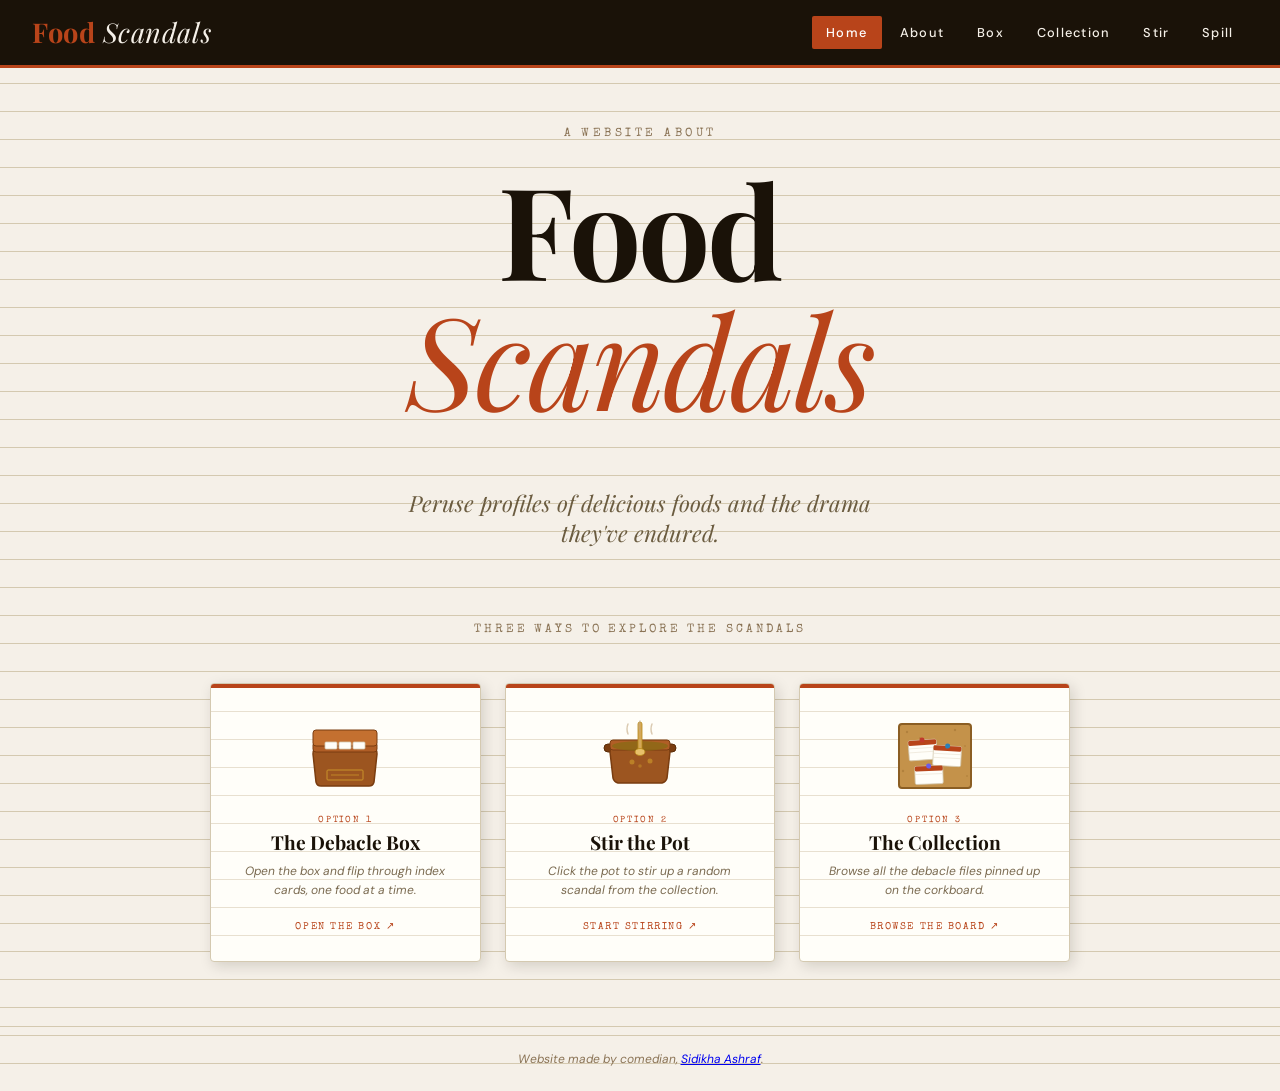
<file: index.html>
<!doctype html>
<html lang="en">
<head>
  <meta charset="utf-8">
  <meta name="viewport" content="width=device-width, initial-scale=1.0">
  <title>Food Scandals</title>
  <link rel="preconnect" href="https://fonts.googleapis.com">
  <link rel="preconnect" href="https://fonts.gstatic.com" crossorigin>
  <link href="https://fonts.googleapis.com/css2?family=Playfair+Display:ital,wght@0,700;1,400&family=DM+Sans:wght@400;500&family=Special+Elite&display=swap" rel="stylesheet">
  <link rel="stylesheet" href="simple.css">
  <style>
    /* ─── LANDING PAGE ───────────────────────────────────── */
    main {
      display: block;
      padding: 0;
      min-height: unset;
    }

    /* ── HERO ── */
    .hero {
      min-height: 60vh;
      display: flex;
      flex-direction: column;
      align-items: center;
      justify-content: center;
      text-align: center;
      padding: 2rem 1.5rem 1rem;
      position: relative;
    }

    .hero-eyebrow {
      font-family: 'Special Elite', cursive;
      font-size: 0.72rem;
      letter-spacing: 0.3em;
      text-transform: uppercase;
      color: #8a7355;
      margin-bottom: 1.5rem;
    }

    .hero-title {
      font-family: 'Playfair Display', serif;
      font-size: clamp(3.5rem, 12vw, 8rem);
      font-weight: 700;
      color: var(--ink);
      line-height: 1.02;
      margin-bottom: 0.35em;
      letter-spacing: -0.02em;
    }

    .hero-title em {
      color: var(--rust);
      font-style: italic;
      font-weight: 400;
      display: block;
    }

    .hero-subtitle {
      font-family: 'Playfair Display', serif;
      font-style: italic;
      font-size: clamp(1rem, 2.5vw, 1.4rem);
      color: #6b5c40;
      margin-top: 1.2rem;
      margin-bottom: 1rem;
      max-width: 480px;
    }

    /* ── OPTIONS SECTION ── */
    .options-section {
      padding: 1rem 2rem 4rem;
      display: flex;
      flex-direction: column;
      align-items: center;
    }

    .options-label {
      font-family: 'Special Elite', cursive;
      font-size: 0.72rem;
      letter-spacing: 0.25em;
      text-transform: uppercase;
      color: #8a7355;
      margin-bottom: 3rem;
      text-align: center;
    }

    .options-grid {
      display: grid;
      grid-template-columns: repeat(3, 1fr);
      gap: 1.5rem;
      max-width: 860px;
      width: 100%;
    }

    /* ── OPTION CARD ── */
    .option-card {
      display: flex;
      flex-direction: column;
      align-items: center;
      text-align: center;
      text-decoration: none;
      background: var(--card);
      border: 1px solid var(--line);
      border-radius: 4px;
      padding: 2rem 1.4rem 1.8rem;
      position: relative;
      overflow: hidden;
      box-shadow: 3px 4px 14px var(--shadow);
      transition: transform 0.25s, box-shadow 0.25s;
      background-image: repeating-linear-gradient(
        transparent, transparent 27px, #e8e0d0 27px, #e8e0d0 28px
      );
      cursor: pointer;
    }

    /* red margin line
    .option-card::before {
      content: "";
      position: absolute;
      top: 0; bottom: 0;
      left: 40px;
      width: 1px;
      background: #e08080;
      opacity: 0.4;
      pointer-events: none;
    } */ /*removed this because when the index cards had this vertical red line, the text was starting on the left of that red line which isn't natural to writing on an index card or lined paper, so I removed the line in order for the text to look natural*/

    /* rust top bar */
    .option-card::after {
      content: "";
      position: absolute;
      top: 0; left: 0; right: 0;
      height: 4px;
      background: var(--rust);
    }

    .option-card:hover {
      transform: translateY(-6px) rotate(-0.5deg);
      box-shadow: 6px 12px 28px var(--shadow);
    }

    .option-card:focus {
      outline: 3px solid var(--gold);
      outline-offset: 4px;
    }

    .option-icon {
      width: 80px;
      height: 80px;
      margin-bottom: 1.2rem;
      position: relative;
      z-index: 1;
    }

    .option-number {
      font-family: 'Special Elite', cursive;
      font-size: 0.58rem;
      letter-spacing: 0.2em;
      color: var(--rust);
      text-transform: uppercase;
      margin-bottom: 0.4rem;
      position: relative;
      z-index: 1;
    }

    .option-title {
      font-family: 'Playfair Display', serif;
      font-size: 1.2rem;
      font-weight: 700;
      color: var(--ink);
      margin-bottom: 0.5rem;
      line-height: 1.2;
      position: relative;
      z-index: 1;
    }

    .option-desc {
      font-family: 'DM Sans', sans-serif;
      font-size: 0.75rem;
      color: #7a6a50;
      line-height: 1.55;
      font-style: italic;
      position: relative;
      z-index: 1;
      margin-bottom: 1.2rem;
    }

    .option-cta {
      font-family: 'Special Elite', cursive;
      font-size: 0.65rem;
      letter-spacing: 0.15em;
      text-transform: uppercase;
      color: var(--rust);
      position: relative;
      z-index: 1;
      margin-top: auto;
    }

    /* ── RESPONSIVE ── */
    @media (max-width: 680px) {
      .options-grid {
        grid-template-columns: 1fr;
        max-width: 360px;
      }

      .option-card:hover {
        transform: translateY(-4px) rotate(0deg);
      }
    }
  </style>
</head>
<body>

  <!-- ─── HEADER ─── -->
  <header>
    <h1><span>Food</span> Scandals</h1>
    <nav>
      <a href="index.html" aria-current="page">Home</a>
      <a href="about.html">About</a>
      <a href="box.html">Box</a>
      <a href="collection.html">Collection</a>
      <a href="stir.html">Stir</a>
      <a href="spill.html">Spill</a>
    </nav>
  </header>

  <main>

    <!-- HERO -->
    <section class="hero">
      <p class="hero-eyebrow">A website about</p>
      <h2 class="hero-title">
        Food
        <em>Scandals</em>
      </h2>
      <p class="hero-subtitle">Peruse profiles of delicious foods and the drama they've endured.</p>
    </section>

    <!-- THREE OPTIONS -->
    <section class="options-section">
      <p class="options-label">Three ways to explore the scandals</p>

      <div class="options-grid">

        <!-- 1. Debacle Box -->
        <a href="box.html" class="option-card">
          <svg class="option-icon" viewBox="0 0 80 80" xmlns="http://www.w3.org/2000/svg" aria-hidden="true">
            <path d="M12 32 L68 32 Q72 32 72 38 L69 66 Q68 70 64 70 L16 70 Q12 70 11 66 L8 38 Q8 32 12 32 Z"
                  fill="#9c5520" stroke="#7a3d10" stroke-width="1.5"/>
            <rect x="8" y="26" width="64" height="10" rx="3" fill="#b05e26" stroke="#7a3d10" stroke-width="1"/>
            <rect x="8" y="14" width="64" height="16" rx="3" fill="#c47030" stroke="#7a3d10" stroke-width="1"/>
            <rect x="22" y="54" width="36" height="10" rx="1" fill="none" stroke="#c9932a" stroke-width="1"/>
            <line x1="26" y1="59" x2="54" y2="59" stroke="#c9932a" stroke-width="0.8"/>
            <rect x="20" y="26" width="12" height="7" rx="1" fill="#fffef9" stroke="#d4c9b0" stroke-width="0.8"/>
            <rect x="34" y="26" width="12" height="7" rx="1" fill="#fffef9" stroke="#d4c9b0" stroke-width="0.8"/>
            <rect x="48" y="26" width="12" height="7" rx="1" fill="#fffef9" stroke="#d4c9b0" stroke-width="0.8"/>
          </svg>
          <p class="option-number">Option 1</p>
          <p class="option-title">The Debacle Box</p>
          <p class="option-desc">Open the box and flip through index cards, one food at a time.</p>
          <span class="option-cta">Open the box ↗</span>
        </a>

        <!-- 2. Stir the Pot -->
        <a href="stir.html" class="option-card">
          <svg class="option-icon" viewBox="0 0 80 80" xmlns="http://www.w3.org/2000/svg" aria-hidden="true">
            <rect x="4" y="28" width="12" height="8" rx="4" fill="#7a3d10" stroke="#5a2d08" stroke-width="1"/>
            <rect x="64" y="28" width="12" height="8" rx="4" fill="#7a3d10" stroke="#5a2d08" stroke-width="1"/>
            <path d="M14 30 L66 30 Q70 30 70 36 L67 62 Q66 66 62 67 L18 67 Q14 66 13 62 L10 36 Q10 30 14 30 Z"
                  fill="#9c5520" stroke="#7a3d10" stroke-width="1.5"/>
            <rect x="10" y="24" width="60" height="10" rx="3" fill="#b05e26" stroke="#7a3d10" stroke-width="1"/>
            <ellipse cx="40" cy="30" rx="28" ry="5" fill="#8b6914" opacity="0.8"/>
            <circle cx="32" cy="46" r="2.5" fill="#c9932a" opacity="0.7"/>
            <circle cx="40" cy="50" r="1.8" fill="#c9932a" opacity="0.5"/>
            <circle cx="50" cy="45" r="2.5" fill="#c9932a" opacity="0.7"/>
            <rect x="38" y="6" width="4" height="28" rx="2" fill="#d4a857" stroke="#b8891a" stroke-width="0.8"/>
            <ellipse cx="40" cy="36" rx="5" ry="3.5" fill="#e8c06a" stroke="#b8891a" stroke-width="0.8"/>
            <path d="M28 18 Q26 13 28 8" fill="none" stroke="#c4a882" stroke-width="1.5" stroke-linecap="round" opacity="0.6"/>
            <path d="M40 15 Q38 10 40 5" fill="none" stroke="#c4a882" stroke-width="1.5" stroke-linecap="round" opacity="0.6"/>
            <path d="M52 18 Q50 13 52 8" fill="none" stroke="#c4a882" stroke-width="1.5" stroke-linecap="round" opacity="0.6"/>
          </svg>
          <p class="option-number">Option 2</p>
          <p class="option-title">Stir the Pot</p>
          <p class="option-desc">Click the pot to stir up a random scandal from the collection.</p>
          <span class="option-cta">Start stirring ↗</span>
        </a>

        <!-- 3. Corkboard Collection -->
        <a href="collection.html" class="option-card">
          <svg class="option-icon" viewBox="0 0 80 80" xmlns="http://www.w3.org/2000/svg" aria-hidden="true">
            <rect x="4" y="8" width="72" height="64" rx="3" fill="#c4924a" stroke="#8b5e23" stroke-width="2"/>
            <circle cx="12" cy="16" r="1.2" fill="rgba(100,60,10,0.2)"/>
            <circle cx="25" cy="22" r="1"   fill="rgba(100,60,10,0.15)"/>
            <circle cx="60" cy="14" r="1.2" fill="rgba(100,60,10,0.2)"/>
            <circle cx="70" cy="30" r="1"   fill="rgba(100,60,10,0.15)"/>
            <circle cx="8"  cy="55" r="1.2" fill="rgba(100,60,10,0.2)"/>
            <circle cx="72" cy="60" r="1"   fill="rgba(100,60,10,0.15)"/>
            <g transform="rotate(-4 28 38)">
              <rect x="14" y="24" width="28" height="20" rx="1.5" fill="#fffef9" stroke="#d4c9b0" stroke-width="0.8"/>
              <rect x="14" y="24" width="28" height="5"  rx="1.5" fill="#b8441a"/>
              <line x1="14" y1="32" x2="42" y2="32" stroke="#e8e0d0" stroke-width="0.6"/>
              <line x1="14" y1="36" x2="42" y2="36" stroke="#e8e0d0" stroke-width="0.6"/>
              <circle cx="28" cy="24" r="2.5" fill="#c0392b"/>
            </g>
            <g transform="rotate(3 52 42)">
              <rect x="38" y="30" width="28" height="20" rx="1.5" fill="#fffef9" stroke="#d4c9b0" stroke-width="0.8"/>
              <rect x="38" y="30" width="28" height="5"  rx="1.5" fill="#b8441a"/>
              <line x1="38" y1="38" x2="66" y2="38" stroke="#e8e0d0" stroke-width="0.6"/>
              <line x1="38" y1="42" x2="66" y2="42" stroke="#e8e0d0" stroke-width="0.6"/>
              <circle cx="52" cy="30" r="2.5" fill="#2980b9"/>
            </g>
            <g transform="rotate(-2 35 60)">
              <rect x="20" y="50" width="28" height="18" rx="1.5" fill="#fffef9" stroke="#d4c9b0" stroke-width="0.8"/>
              <rect x="20" y="50" width="28" height="5"  rx="1.5" fill="#b8441a"/>
              <line x1="20" y1="58" x2="48" y2="58" stroke="#e8e0d0" stroke-width="0.6"/>
              <circle cx="34" cy="50" r="2.5" fill="#6c5ce7"/>
            </g>
          </svg>
          <p class="option-number">Option 3</p>
          <p class="option-title">The Collection</p>
          <p class="option-desc">Browse all the debacle files pinned up on the corkboard.</p>
          <span class="option-cta">Browse the board ↗</span>
        </a>
      </div>
    </section>

  </main>

  <!-- ─── FOOTER ─── -->
  <footer>
    <p>Website made by comedian, <a href="about.html">Sidikha Ashraf</a>.</p>
  </footer>

</body>
</html>
</file>
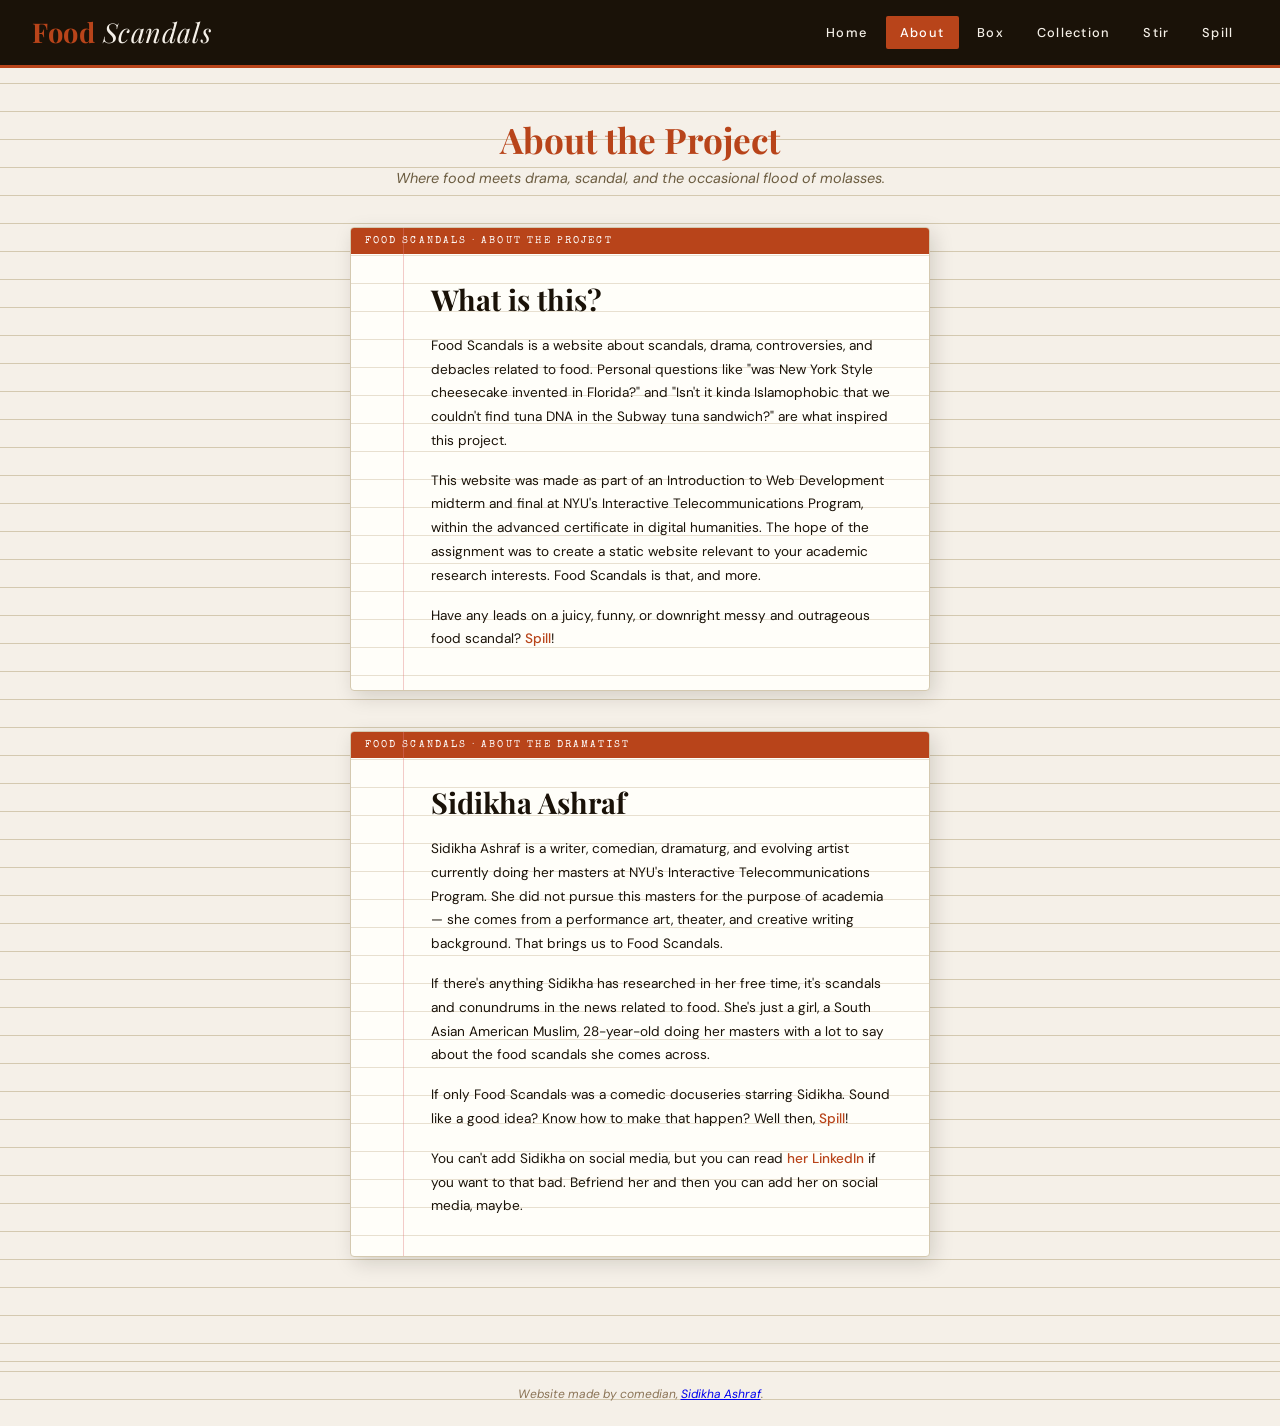
<file: about.html>
<!doctype html>
<html lang="en">
	<head>
		<meta charset="utf-8">
		<meta name="viewport" content="width=device-width, initial-scale=1.0">
		<title>About — Food Scandals</title>
		<link rel="preconnect" href="https://fonts.googleapis.com">
  		<link rel="preconnect" href="https://fonts.gstatic.com" crossorigin>
  		<link href="https://fonts.googleapis.com/css2?family=Playfair+Display:ital,wght@0,700;1,400&family=DM+Sans:wght@400;500&family=Special+Elite&display=swap" rel="stylesheet">
  		<link rel="stylesheet" href="simple.css">
	</head>

	<body>
		<!-- ─── HEADER ─── -->
		<header>
			<h1><span>Food</span> Scandals</h1>
			<nav>
				<a href="index.html">Home</a>
				<a href="about.html" aria-current="page">About</a>
                <a href="box.html">Box</a>
				<a href="collection.html">Collection</a>
                <a href="stir.html">Stir</a>
				<a href="spill.html">Spill</a>
			</nav>
		</header>
		
		<main>
			<div class="about-intro">
				<h2>About the Project</h2>
				<p>Where food meets drama, scandal, and the occasional flood of molasses.</p>
			</div>

			<!-- ABOUT THE PROJECT CARD -->
			<div class="about-card">
				<div class="about-card-header">Food Scandals · About the Project</div>
				<h2>What is this?</h2>
				<p>Food Scandals is a website about scandals, drama, controversies, and debacles related to food. Personal questions like "was New York Style cheesecake invented in Florida?" and "Isn't it kinda Islamophobic that we couldn't find tuna DNA in the Subway tuna sandwich?" are what inspired this project.</p>
				<p>This website was made as part of an Introduction to Web Development midterm and final at NYU's Interactive Telecommunications Program, within the advanced certificate in digital humanities. The hope of the assignment was to create a static website relevant to your academic research interests. Food Scandals is that, and more.</p>
				<p>Have any leads on a juicy, funny, or downright messy and outrageous food scandal? <a href="spill.html">Spill</a>!</p>
			</div>

			<!-- ABOUT SIDIKHA CARD -->
			<div class="about-card">
				<div class="about-card-header">Food Scandals · About the Dramatist</div>
				<h2>Sidikha Ashraf</h2>
				<p>Sidikha Ashraf is a writer, comedian, dramaturg, and evolving artist currently doing her masters at NYU's Interactive Telecommunications Program. She did not pursue this masters for the purpose of academia — she comes from a performance art, theater, and creative writing background. That brings us to Food Scandals.</p>
				<p>If there's anything Sidikha has researched in her free time, it's scandals and conundrums in the news related to food. She's just a girl, a South Asian American Muslim, 28-year-old doing her masters with a lot to say about the food scandals she comes across.</p>
				<p>If only Food Scandals was a comedic docuseries starring Sidikha. Sound like a good idea? Know how to make that happen? Well then, <a href="spill.html">Spill</a>!</p>
				<p>You can't add Sidikha on social media, but you can read <a href="https://www.linkedin.com/in/sidikha-ashraf/?skipRedirect=true">her LinkedIn</a> if you want to that bad. Befriend her and then you can add her on social media, maybe.</p>
			</div>
		</main>

		<!-- ─── FOOTER ─── -->
		<footer>
			<p>Website made by comedian, <a href="about.html">Sidikha Ashraf</a>.</p>
		</footer>
	</body>
</html>
</file>
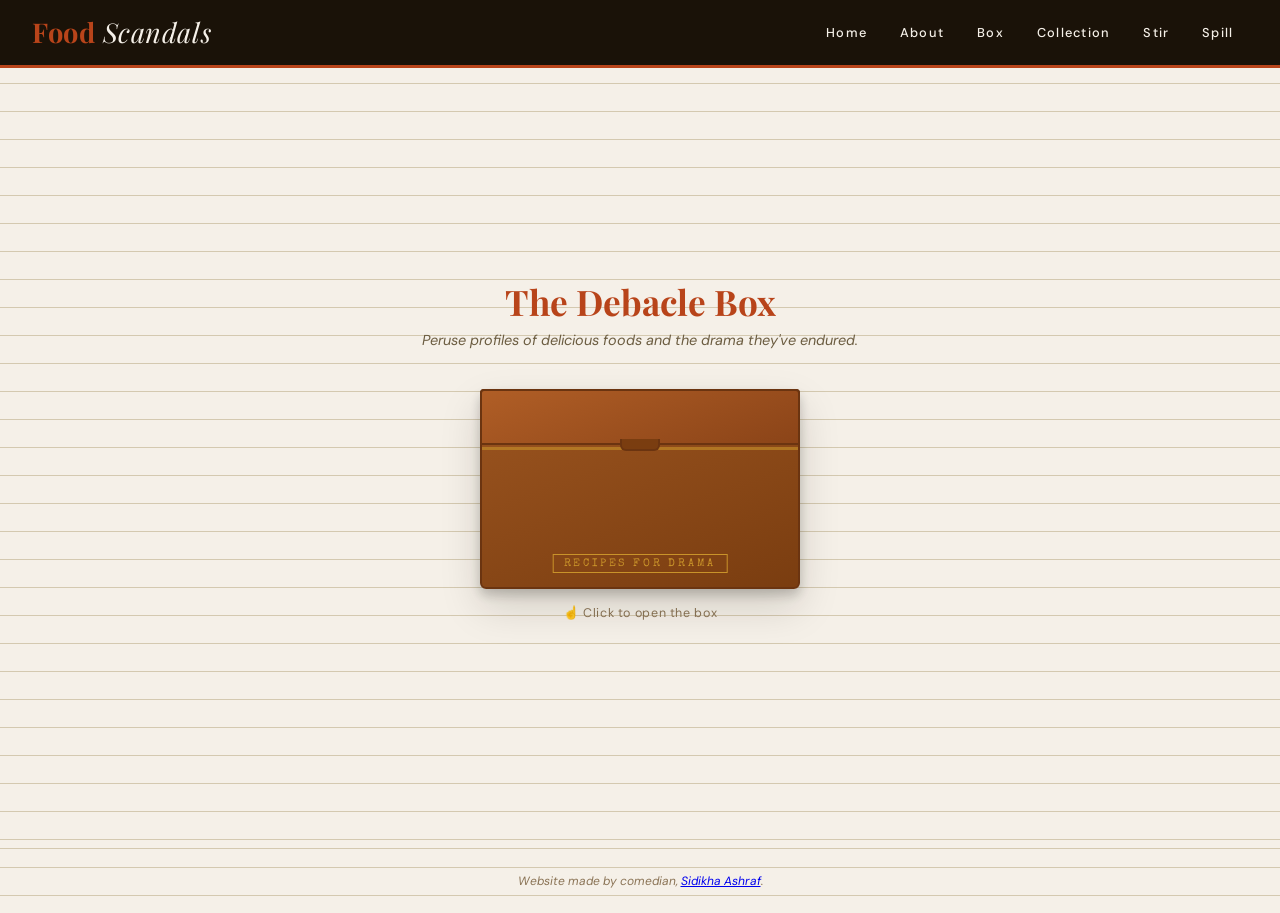
<file: box.html>
<!doctype html>
<html lang="en">
<head>
  <meta charset="utf-8">
  <meta name="viewport" content="width=device-width, initial-scale=1.0">
  <title>The Debacle Box — Food Scandals</title>
  <link rel="preconnect" href="https://fonts.googleapis.com">
  <link rel="preconnect" href="https://fonts.gstatic.com" crossorigin>
  <link href="https://fonts.googleapis.com/css2?family=Playfair+Display:ital,wght@0,700;1,400&family=DM+Sans:wght@400;500&family=Special+Elite&display=swap" rel="stylesheet">
  <link rel="stylesheet" href="simple.css">
</head>

<body>
  <!-- ─── HEADER ─── -->
  <header>
    <h1><span>Food</span> Scandals</h1>
    <nav>
      <a href="index.html">Home</a>
      <a href="about.html">About</a>
      <a href="box.html">Box</a>
      <a href="collection.html">Collection</a>
      <a href="stir.html">Stir</a>
      <a href="spill.html">Spill</a>
    </nav>
  </header>

  <main>
    <div class="home-intro">
      <h2>The Debacle Box</h2>
      <p>Peruse profiles of delicious foods and the drama they've endured.</p>
    </div>

    <!-- RECIPE BOX -->
    <div
      class="box-scene"
      id="boxScene"
      role="button"
      tabindex="0"
      aria-label="Open the debacle box"
      title="Click to open"
      onclick="toggleBox()"
      onkeydown="if(event.key==='Enter'||event.key===' ')toggleBox()"
    >
      <div class="recipe-box" id="recipeBox">
        <div class="box-body"></div>
        <div class="box-lid"></div>
      </div>
    </div>
    <p class="box-hint" id="boxHint">☝ Click to open the box</p>

    <!-- CARD TRAY (shown after box opens) -->
    <div class="card-tray-wrapper" id="cardTray">
      <p class="tray-label">foods · alphabetical order · click a card to read</p>
      <div class="card-tray" id="trayScroll" role="list">
        <!-- Cards injected by JS -->
      </div>
      <div class="tray-nav" aria-label="Scroll cards">
        <button class="tray-arrow" onclick="scrollTray(-1)" aria-label="Scroll left">←</button>
        <button class="tray-arrow" onclick="scrollTray(1)"  aria-label="Scroll right">→</button>
      </div>
    </div>

    <!-- EXPANDED CARD OVERLAY -->
    <div class="card-overlay" id="cardOverlay" role="dialog" aria-modal="true" aria-labelledby="expandedTitle">
      <div class="card-expanded" id="cardExpanded">
        <div class="expanded-header">
          <span class="expanded-label">Food Scandals · Debacle File</span>
          <button class="close-btn" onclick="closeCard()" aria-label="Close card">✕</button>
        </div>
        <div class="expanded-body" id="expandedBody">
          <!-- filled by JS -->
        </div>
      </div>
    </div>
  </main>

  <!-- ─── FOOTER ─── -->
  <footer>
    <p>Website made by comedian, <a href="about.html">Sidikha Ashraf</a>.</p>
  </footer>

  <script>
    const foods = [
      {name: "Apple",
        category: ["Culture"],
        desc: "The original food scandal in abrahamic faiths is that time someone ate an apple.",
        scandals: [{
          linkText: "Someone ate an apple and therefore we are all aware of the human capability to sin.",
          linkUrl: "https://en.wikipedia.org/wiki/Adam_and_Eve"
        }]},
      {name: "Banana",
        category: ["Pop culture; Colonialism, Imperialism, Capitalism, Empire"],
        desc: "This elongated fruit that Jonathan Adler and many a sex-ed teacher have used to allude to the phallus, is also at the center of several cultural and historical conundrums.",
        scandals: [{
          linkText: "In Malay folklore, a vengeful spirit in the guise of a beautiful woman is associated with banana plants.",
          linkUrl: "https://en.wikipedia.org/wiki/Kuntilanak"
        },
        {
          linkText: "Similarly, in Thai folklore, a spirit named Nang Tani inhabits some wild banana plants.",
          linkUrl: "https://en.wikipedia.org/wiki/Nang_Tani"
        },
        {
          linkText: "There is a drama/romance manhwa called 'Banana Scandal' that was released in 2019 and ilustrated by Dolsha.",
          linkUrl: "https://yaoi.fandom.com/wiki/Banana_Scandal"
        },
        {
          linkText: "The imperialism behind the United Fruit Company's presence in Colombia is a prime example of how a multinational coorporation can weild power over governments.",
          linkUrl: "https://hir.harvard.edu/the-dark-side-of-bananas-imperialism-non-state-actors-and-power/"
        }
      ]},
      {name: "Basmati Rice",
        category: ["Lawsuit", "Regional Debates"],
        desc: "Another historical example of white people erasing the cultural roots and significance of something while prioritizing their own profit.",
        scandals: [{
          linkText: "A London-native, turned-Texan, crossed basmati with American long-grain rice to create Texmati, which outraged South Asians, because the guy could now patent and profit of varieties of basmati rice, a standard staple in South Asian cuisine for generations.",
          linkUrl: "https://www.thekitchn.com/who-owns-basmati-texmati-23153188"
        }]},
      {name: "Cheesecake",
        category: ["Lawsuit", "Regional Debates"],
        desc: "Enjoy this hilarious, lengthy lawsuit over cheesecake.",
        scandals: [{
          linkText: "Was New York Cheesecake invented in Florida? A cast of characters debate in court.",
          linkUrl: "https://www.nytimes.com/2006/05/09/nyregion/09juniors.html"
        }]},
      {name: "Chowder",
        category: ["Pop Culture"],
        desc: "Titanic Levels of Indigestion",
        scandals: [{
          linkText: "Somebody spiked the chowder on the titanic set with pcp.",
          linkUrl: "https://www.theguardian.com/lifeandstyle/2024/apr/16/the-titanic-drug-poisoning-is-one-of-the-greatest-mysteries-in-film-history-about-to-be-solved"
        }]},
      {name: "Congee",
        category: ["Lawsuit, Regional Debates, White Nonsense"],
        desc: "If you claim you invented an Asian dish that existed forever, you gotta get ready to apolagize for your actions.",
        scandals: [{
          linkText: "Some White lady claimed she modernized congee for the western pallate. That's not cute.",
          linkUrl: "https://www.nbcnews.com/news/asian-america/white-woman-making-improved-congee-apologizes-continues-sales-n1274718"
        }]},
      {name: "Cookie",
        category: ["Children's books"],
        desc: "Someone gave this mouse a cookie and, simply, chaos ensued. Who fed that mouse? I'd like to speak with them.",
        scandals: [{
          linkText: "wiki about the book where the mouse eats a cookie.",
          linkUrl: "https://en.wikipedia.org/wiki/If_You_Give_a_Mouse_a_Cookie"
        }]},
      {name: "Curry Leaves",
        category: ["Colonialism, Imperialism, Capitalism, Empire"],
        desc: "Curry leaves are particularly important in South Indian cuisine, so when customs harasses South Asian Americans for bringing this ingredient home, what we're doing is othering a key part of South Asian identity, which is food. Regionality in South Asian cuisine is also very important, so to deny a key ingredient that allows the diaspora to stay in touch with regional specific roots is almost in a ways, a push to homegenize South Asian identity, when really it's diverse and nuanced.",
        scandals: [{
          linkText: "Scholarly research paper that includes info on the racialization of curry leaves.",
          linkUrl: "https://escholarship.org/uc/item/7hr5p0fj"
        }]},
      {name: "Milk",
        category: ["Spills", "Children's Books"],
        desc: "If I was lactose intolerant, I wouldn't cry over spilled milk. I'd cheer. In fact, if I was lactose intolerant and you appeared in front of me with an ice cream cone, I'll just smack that out of your hand. No taunting me with that. Eat what I cannot have in private smh. Okay, I'm joking I wouldn't do that. Mostly because I'm not lactose intolerant and also because I want ice cream, and three, my mom told me not to waste food. I take that seriously, okay. Okay, wait, I guess I would cry over spilt milk then.",
        scandals: [{
          linkText: "Don't cry over spilled milk they say, which makes me wonder how many kids actually cry about spilled milk in a year? That would be a data visualization only I asked for and will never get.",
          linkUrl: "https://en.wikipedia.org/wiki/It_Looked_Like_Spilt_Milk"
        }]},
      {name: "Milkshake",
        category: ["Pop Culture"],
        desc: "Apparently this girl's milkshake brings all the boys to the yard and they're saying her milkshake is better than yours. Also, unrelated, remember when that Shake Shack manager sued cops who claimed he tainted a milkshake?",
        scandals: [
          {
            linkText: "Did you hear about this girl's milkshakes?",
            linkUrl: "https://youtu.be/pGL2rytTraA?si=IuaoA7XlwFd0CGP6"
          },
          {
            linkText: "Shake Shack manager sues cops over milkshake accusations.",
            linkUrl: "https://www.grubstreet.com/2021/06/shake-shack-manager-sues-cops-over-tainted-milkshake-claims.html"
          }
        ]},
      {name: "Molasses",
        category: ["Spills"],
        desc: "A lot of people died because of this Massachusetts flood. RIP.",
        scandals: [{
          linkText: "Boston takes the tragedy of the Molasses flood seriously, as they should.",
          linkUrl: "https://en.wikipedia.org/wiki/Great_Molasses_Flood"
        }]},
      {name: "Mustard Oil",
        category: ["Colonialism, Imperialism, Capitalism, Empire"],
        desc: "Mustard oil is a key ingredient in Bengali cuisine, yet is another South Asian ingredient marginalized in America. While the US FDA labels it 'unfit for human consumption', Amazon circumvents that by selling it as good for skin and hair. The contradiction of how mustard oil is presented to the American public confuses the non-South Asian consumer and can further their hesistancy towards dishes containing the ingredient, which is unfortunate because of how delicious dishes with mustard oil are, and because it means less access or more ardous access to this important ingredient.",
        scandals: [{
          linkText: "Scholarly article that includes more info on the racialization of mustard oil.",
          linkUrl: "https://escholarship.org/uc/item/7hr5p0fj"
        }]},
      {name: "Pizza",
        category: ["Pop Culture"],
        desc: "Remember when Youtuber Shane Dawson released a docuvideo on Chuck E. Cheese. I do because I watched it as a teenager. I thought it would be funny but it wasn't and in fact disturbed me, so I'm not gonna link it, but for those of you who don't know, there was once upon a time, suspicion around the uneven slices of pizza at Chuck E. Cheese.",
        scandals: [{
          linkText: "Theories around Chuck E Cheese's suspiciously uneven mismatched slices",
          linkUrl: "https://www.reddit.com/r/conspiracytheories/comments/apo5rg/the_chuck_e_cheese_conspiracy/"
        }]},
      {name: "Salsa",
        category: ["Lawsuit"],
        desc: "Relax. Your tongue isn't actually burning.",
        scandals: [{
          linkText: "IBS is not a crime, yet this white guy tried to sue Los Tacos No 1 for not putting a spicy warning.",
          linkUrl: "https://www.theguardian.com/us-news/2026/mar/16/judge-dismisses-lawsuit-new-york-taqueria-sauce"
        }]},
      {name: "Subway Bread",
        category: ["Lawsuit"],
        desc: "Your bread is so sugary, it's cake.",
        scandals: [{
          linkText: "The sugar content in Subway bread was so high, an Irish court classified it as technically a confectionary.",
          linkUrl: "https://www.theguardian.com/world/2020/oct/01/irish-court-rules-subway-bread-is-not-bread"
        }]},
      {name: "Subway Tuna",
        category: ["Lawsuit"],
        desc: "I remember when news of this came out during the pandemic. I had just celebrated my sister's quarantine high school graduation with celebratory Subway tuna sandwiches and thai iced tea. Subway tuna was one of the few halal fast food options available to us, Muslims growing up in America. Therefore, it was absolutly tragic when we found out no tuna DNA was found in the Subway tuna. Was the sandwich we thought was halal, haram all along? I haven't recovered since. I felt betrayed. You know how many muslims work in Subway stores? Does Subway know what a Muslim fan base it had? I don't know, but I'm still sad. I wish this scandal was fishy. I really wish.",
        scandals: [{
          linkText: "No tuna DNA found in Subway tuna.",
          linkUrl: "https://www.nbcnews.com/news/us-news/lawsuit-claims-subway-s-tuna-sandwiches-contain-no-tuna-n1256181"
        }]},
      {name: "Tomatoes",
        category: ["Spills"],
        desc: "Saucy highway alert.",
        scandals: [{
          linkText: "Not a murder scene, just a highway full of crushed tomatoes that fell out of a truck.",
          linkUrl: "https://www.nytimes.com/2022/08/29/us/tomato-truck-crash-california.html"
        }]},
      {name: "Turmeric",
        category: ["Colonialism, Imperialism, Capitalism, Empire"],
        desc: "Kansas researchers try to patent turmeric. Not so fast. Hold your colonizer energy.",
        scandals: [{
          linkText: "Scholarly article that mentions the time a bunch of researchers in Kansas tried to patent turmeric, like as if a culture hadn't been using that for thousands of years already.",
          linkUrl: "https://escholarship.org/uc/item/7hr5p0fj"
        }]},
    ];

    // ── RENDER CARDS ──────────────────────────────────────
    const tray = document.getElementById('trayScroll');

    foods.forEach((food, i) => {
      const card = document.createElement('div');
      card.className = 'index-card';
      card.setAttribute('role', 'listitem');
      card.setAttribute('tabindex', '0');
      card.setAttribute('aria-label', `${food.name} — click to read`);
      card.innerHTML = `
        <div class="card-header">Food Scandals &nbsp;·&nbsp; Card ${String(i+1).padStart(2,'0')}</div>
        <div class="card-title">${food.name}</div>
        <div class="card-subtitle">${food.category}</div>
        <div class="card-tap-hint">tap to read ↗</div>
      `;
      card.addEventListener('click', () => openCard(i));
      card.addEventListener('keydown', e => { if(e.key==='Enter'||e.key===' ') openCard(i); });
      tray.appendChild(card);
    });

    // ── BOX TOGGLE ────────────────────────────────────────
    function toggleBox() {
      const scene = document.getElementById('boxScene');
      const trayWrapper = document.getElementById('cardTray');
      const isOpen = scene.classList.toggle('open');
      trayWrapper.classList.toggle('visible', isOpen);
      scene.setAttribute('aria-label', isOpen ? 'Close the debacle box' : 'Open the debacle box');
      document.getElementById('boxHint').textContent = isOpen ? '☝ Click to close the box' : '☝ Click to open the box';
    }

    // ── TRAY ARROWS ───────────────────────────────────────
    function scrollTray(dir) {
      const t = document.getElementById('trayScroll');
      t.scrollBy({ left: dir * 290, behavior: 'smooth' });
    }

    // ── OPEN / CLOSE CARD ─────────────────────────────────
    function openCard(i) {
      const food = foods[i];
      const body = document.getElementById('expandedBody');

      const scandalsHtml = food.scandals.map(s => `
        <div class="scandal-item">
          <p>${s.text || ''}</p>
          <a href="${s.linkUrl}" target="_blank" rel="noopener noreferrer">${s.linkText}</a>
        </div>
      `).join('');

      body.innerHTML = `
        <div class="expanded-title" id="expandedTitle">${food.name}</div>
        <p class="expanded-desc">${food.desc}</p>
        <div class="expanded-scandals-label">☞ The Debacles</div>
        ${scandalsHtml}
      `;

      const overlay = document.getElementById('cardOverlay');
      overlay.classList.add('active');
      overlay.querySelector('.close-btn').focus();
    }

    function closeCard() {
      document.getElementById('cardOverlay').classList.remove('active');
    }

    document.getElementById('cardOverlay').addEventListener('click', function(e) {
      if (e.target === this) closeCard();
    });

    document.addEventListener('keydown', e => {
      if (e.key === 'Escape') closeCard();
    });
  </script>
</body>
</html>
</file>
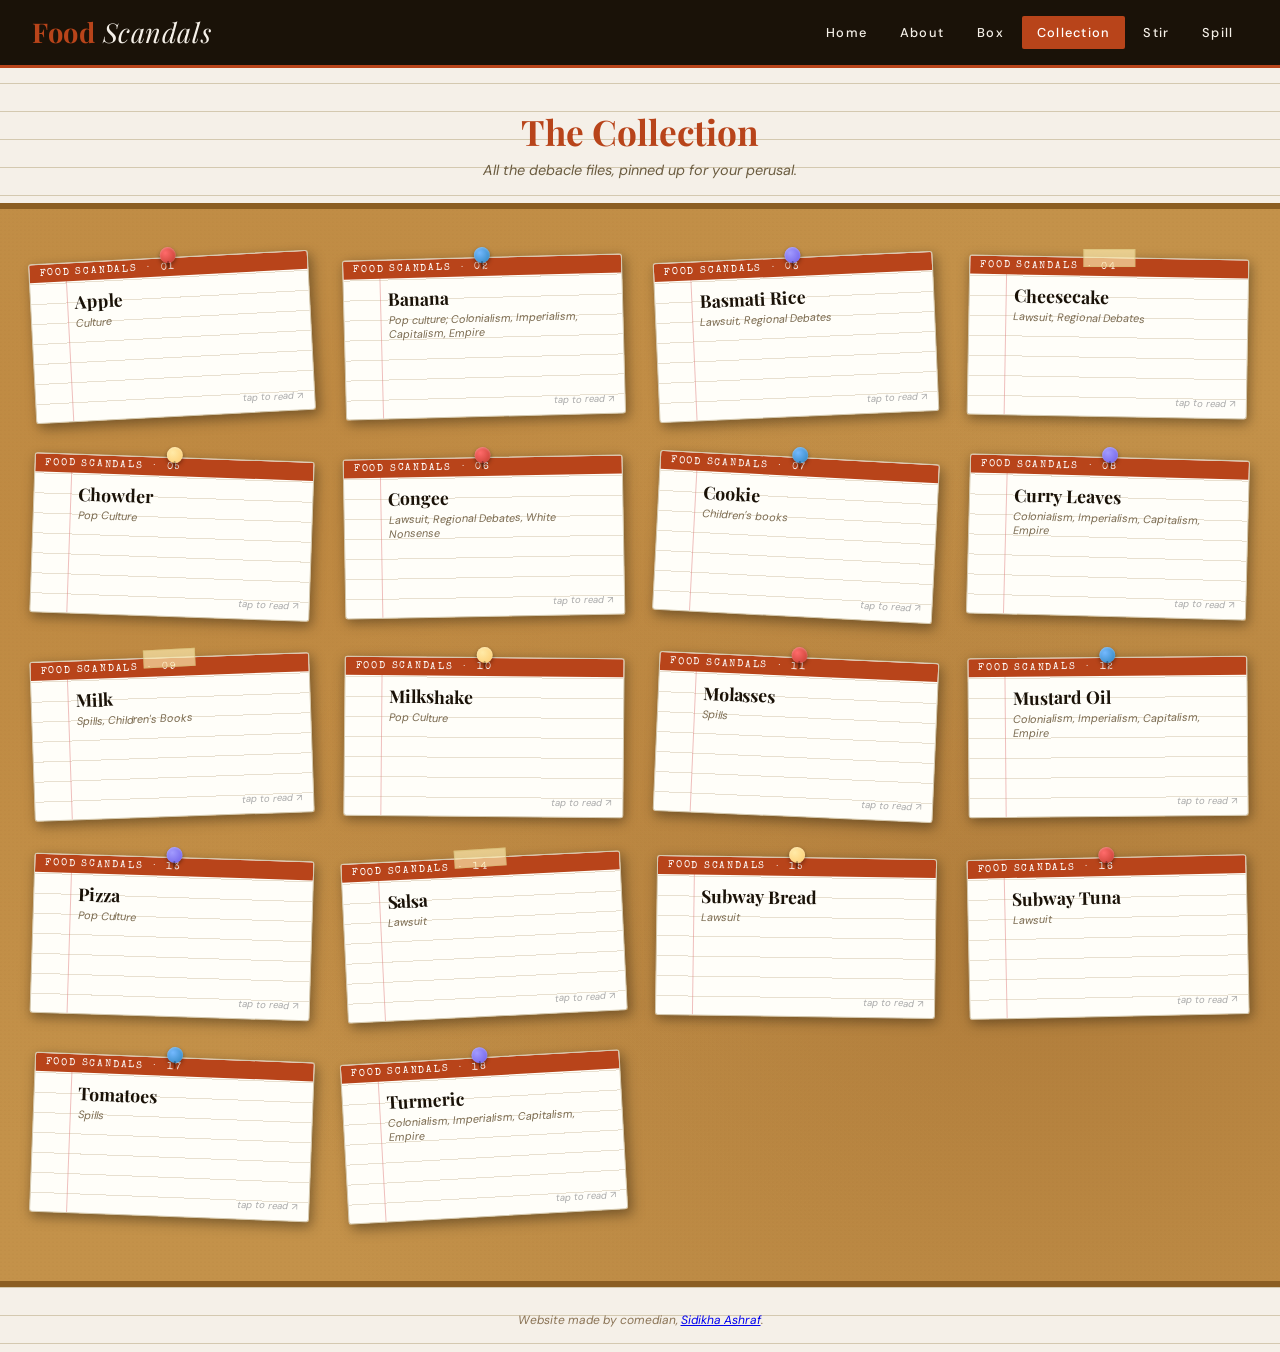
<file: collection.html>
<!doctype html>
<html lang="en">
<head>
  <meta charset="utf-8">
  <meta name="viewport" content="width=device-width, initial-scale=1.0">
  <title>Collection — Food Scandals</title>
  <link rel="preconnect" href="https://fonts.googleapis.com">
  <link rel="preconnect" href="https://fonts.gstatic.com" crossorigin>
  <link href="https://fonts.googleapis.com/css2?family=Playfair+Display:ital,wght@0,700;1,400&family=DM+Sans:wght@400;500&family=Special+Elite&display=swap" rel="stylesheet">
  <link rel="stylesheet" href="simple.css">
  <style>
    /* ─── CORKBOARD PAGE ─────────────────────────────────── */

    /* override main to not center — let corkboard fill the page */
    main {
      display: block;
      padding: 0;
      min-height: unset;
    }

    .collection-intro {
      text-align: center;
      padding: 2.5rem 1rem 1.5rem;
    }

    .collection-intro h2 {
      font-family: 'Playfair Display', serif;
      font-size: clamp(1.4rem, 4vw, 2.2rem);
      color: var(--rust);
      margin-bottom: 0.4rem;
    }

    .collection-intro p {
      font-size: 0.9rem;
      color: #6b5c40;
      font-style: italic;
    }

    /* ── CORKBOARD ── */
    .corkboard {
      /* cork texture using layered radial gradients */
      background-color: #c4924a;
      background-image:
        radial-gradient(ellipse at 20% 30%, rgba(180,120,50,0.4) 0%, transparent 60%),
        radial-gradient(ellipse at 80% 70%, rgba(140,85,30,0.35) 0%, transparent 55%),
        radial-gradient(ellipse at 50% 50%, rgba(200,150,80,0.2) 0%, transparent 70%),
        url("data:image/svg+xml,%3Csvg xmlns='http://www.w3.org/2000/svg' width='4' height='4'%3E%3Ccircle cx='1' cy='1' r='0.6' fill='rgba(100,60,10,0.12)'/%3E%3Ccircle cx='3' cy='3' r='0.4' fill='rgba(160,100,30,0.1)'/%3E%3C/svg%3E");
      border-top: 6px solid #8b5e23;
      border-bottom: 6px solid #8b5e23;
      padding: 3rem 2rem 4rem;
      /* grid layout */
      display: grid;
      grid-template-columns: repeat(auto-fill, minmax(220px, 1fr));
      gap: 2.5rem 2rem;
      position: relative;
    }

    /* ── PINNED CARD ── */
    .pinned-card {
      position: relative;
      cursor: pointer;
      /* each card gets a slight random tilt via inline style set by JS */
      transition: transform 0.2s, box-shadow 0.2s;
    }

    .pinned-card:hover {
      transform: rotate(0deg) translateY(-6px) scale(1.03) !important;
      box-shadow: 6px 12px 28px rgba(0,0,0,0.35) !important;
      z-index: 10;
    }

    /* pushpin */
    .pin {
      position: absolute;
      top: -10px;
      left: 50%;
      transform: translateX(-50%);
      z-index: 3;
      width: 16px;
      height: 16px;
      border-radius: 50%;
      background: radial-gradient(circle at 35% 35%, #ff6b6b, #c0392b);
      box-shadow: 0 2px 4px rgba(0,0,0,0.4), inset 0 1px 2px rgba(255,255,255,0.3);
    }

    /* pin stem */
    .pin::after {
      content: "";
      position: absolute;
      bottom: -6px;
      left: 50%;
      transform: translateX(-50%);
      width: 2px;
      height: 8px;
      background: rgba(0,0,0,0.3);
      border-radius: 1px;
    }

    /* override index-card's tray flex sizing so it fills the grid column */
    .pinned-card .index-card {
      flex: unset;
      width: 100%;
      height: var(--card-h);
      scroll-snap-align: unset;
      cursor: pointer;
    }

    /* ── TAPE variant — some cards use tape instead of pin ── */
    .tape {
      position: absolute;
      top: -8px;
      left: 50%;
      transform: translateX(-50%) rotate(-1deg);
      width: 52px;
      height: 18px;
      background: rgba(255, 240, 180, 0.65);
      border: 1px solid rgba(200,180,100,0.4);
      z-index: 3;
    }

    /* ─── RESPONSIVE ─────────────────────────────────────── */
    @media (max-width: 600px) {
      .corkboard {
        grid-template-columns: repeat(auto-fill, minmax(160px, 1fr));
        gap: 2rem 1.2rem;
        padding: 2.5rem 1rem 3rem;
      }
    }
  </style>
</head>
<body>

  <!-- ─── HEADER ─── -->
  <header>
    <h1><span>Food</span> Scandals</h1>
    <nav>
      <a href="index.html">Home</a>
      <a href="about.html">About</a>
      <a href="box.html">Box</a>
      <a href="collection.html" aria-current="page">Collection</a>
      <a href="stir.html">Stir</a>
      <a href="spill.html">Spill</a>
    </nav>
  </header>

  <!-- ─── MAIN ─── -->
  <main>
    <div class="collection-intro">
      <h2>The Collection</h2>
      <p>All the debacle files, pinned up for your perusal.</p>
    </div>

    <!-- CORKBOARD -->
    <div class="corkboard" id="corkboard" role="list">
      <!-- cards injected by JS -->
    </div>
  </main>

  <!-- ─── EXPANDED CARD OVERLAY (same as index.html) ─── -->
  <div class="card-overlay" id="cardOverlay" role="dialog" aria-modal="true" aria-labelledby="expandedTitle">
    <div class="card-expanded" id="cardExpanded">
      <div class="expanded-header">
        <span class="expanded-label">Food Scandals · Debacle File</span>
        <button class="close-btn" onclick="closeCard()" aria-label="Close card">✕</button>
      </div>
      <div class="expanded-body" id="expandedBody">
        <!-- filled by JS -->
      </div>
    </div>
  </div>

  <!-- ─── FOOTER ─── -->
  <footer>
			<p>Website made by comedian, <a href="about.html">Sidikha Ashraf</a>.</p>
  </footer>

  <script>
    // ── FOOD DATA (copied from box.html) ────────────────
    const foods = [
      {name: "Apple",
        category: ["Culture"],
        desc: "The original food scandal in abrahamic faiths is that time someone ate an apple.",
        scandals: [{
          linkText: "Someone ate an apple and therefore we are all aware of the human capability to sin.",
          linkUrl: "https://en.wikipedia.org/wiki/Adam_and_Eve"
        }]},
      {name: "Banana",
        category: ["Pop culture; Colonialism, Imperialism, Capitalism, Empire"],
        desc: "This elongated fruit that Jonathan Adler and many a sex-ed teacher have used to allude to the phallus, is also at the center of several cultural and historical conundrums.",
        scandals: [{
          linkText: "In Malay folklore, a vengeful spirit in the guise of a beautiful woman is associated with banana plants.",
          linkUrl: "https://en.wikipedia.org/wiki/Kuntilanak"
        },
        {
          linkText: "Similarly, in Thai folklore, a spirit named Nang Tani inhabits some wild banana plants.",
          linkUrl: "https://en.wikipedia.org/wiki/Nang_Tani"
        },
        {
          linkText: "There is a drama/romance manhwa called 'Banana Scandal' that was released in 2019 and ilustrated by Dolsha.",
          linkUrl: "https://yaoi.fandom.com/wiki/Banana_Scandal"
        },
        {
          linkText: "The imperialism behind the United Fruit Company's presence in Colombia is a prime example of how a multinational coorporation can weild power over governments.",
          linkUrl: "https://hir.harvard.edu/the-dark-side-of-bananas-imperialism-non-state-actors-and-power/"
        }
      ]},
      {name: "Basmati Rice",
        category: ["Lawsuit", "Regional Debates"],
        desc: "Another historical example of white people erasing the cultural roots and significance of something while prioritizing their own profit.",
        scandals: [{
          linkText: "A London-native, turned-Texan, crossed basmati with American long-grain rice to create Texmati, which outraged South Asians, because the guy could now patent and profit of varieties of basmati rice, a standard staple in South Asian cuisine for generations.",
          linkUrl: "https://www.thekitchn.com/who-owns-basmati-texmati-23153188"
        }]},
      {name: "Cheesecake",
        category: ["Lawsuit", "Regional Debates"],
        desc: "Enjoy this hilarious, lengthy lawsuit over cheesecake.",
        scandals: [{
          linkText: "Was New York Cheesecake invented in Florida? A cast of characters debate in court.",
          linkUrl: "https://www.nytimes.com/2006/05/09/nyregion/09juniors.html"
        }]},
      {name: "Chowder",
        category: ["Pop Culture"],
        desc: "Titanic Levels of Indigestion",
        scandals: [{
          linkText: "Somebody spiked the chowder on the titanic set with pcp.",
          linkUrl: "https://www.theguardian.com/lifeandstyle/2024/apr/16/the-titanic-drug-poisoning-is-one-of-the-greatest-mysteries-in-film-history-about-to-be-solved"
        }]},
      {name: "Congee",
        category: ["Lawsuit, Regional Debates, White Nonsense"],
        desc: "If you claim you invented an Asian dish that existed forever, you gotta get ready to apolagize for your actions.",
        scandals: [{
          linkText: "Some White lady claimed she modernized congee for the western pallate. That's not cute.",
          linkUrl: "https://www.nbcnews.com/news/asian-america/white-woman-making-improved-congee-apologizes-continues-sales-n1274718"
        }]},
      {name: "Cookie",
        category: ["Children's books"],
        desc: "Someone gave this mouse a cookie and, simply, chaos ensued. Who fed that mouse? I'd like to speak with them.",
        scandals: [{
          linkText: "wiki about the book where the mouse eats a cookie.",
          linkUrl: "https://en.wikipedia.org/wiki/If_You_Give_a_Mouse_a_Cookie"
        }]},
      {name: "Curry Leaves",
        category: ["Colonialism, Imperialism, Capitalism, Empire"],
        desc: "Curry leaves are particularly important in South Indian cuisine, so when customs harasses South Asian Americans for bringing this ingredient home, what we're doing is othering a key part of South Asian identity, which is food. Regionality in South Asian cuisine is also very important, so to deny a key ingredient that allows the diaspora to stay in touch with regional specific roots is almost in a ways, a push to homegenize South Asian identity, when really it's diverse and nuanced.",
        scandals: [{
          linkText: "Scholarly research paper that includes info on the racialization of curry leaves.",
          linkUrl: "https://escholarship.org/uc/item/7hr5p0fj"
        }]},
      {name: "Milk",
        category: ["Spills", "Children's Books"],
        desc: "If I was lactose intolerant, I wouldn't cry over spilled milk. I'd cheer. In fact, if I was lactose intolerant and you appeared in front of me with an ice cream cone, I'll just smack that out of your hand. No taunting me with that. Eat what I cannot have in private smh. Okay, I'm joking I wouldn't do that. Mostly because I'm not lactose intolerant and also because I want ice cream, and three, my mom told me not to waste food. I take that seriously, okay. Okay, wait, I guess I would cry over spilt milk then.",
        scandals: [{
          linkText: "Don't cry over spilled milk they say, which makes me wonder how many kids actually cry about spilled milk in a year? That would be a data visualization only I asked for and will never get.",
          linkUrl: "https://en.wikipedia.org/wiki/It_Looked_Like_Spilt_Milk"
        }]},
      {name: "Milkshake",
        category: ["Pop Culture"],
        desc: "Apparently this girl's milkshake brings all the boys to the yard and they're saying her milkshake is better than yours. Also, unrelated, remember when that Shake Shack manager sued cops who claimed he tainted a milkshake?",
        scandals: [
          {
            linkText: "Did you hear about this girl's milkshakes?",
            linkUrl: "https://youtu.be/pGL2rytTraA?si=IuaoA7XlwFd0CGP6"
          },
          {
            linkText: "Shake Shack manager sues cops over milkshake accusations.",
            linkUrl: "https://www.grubstreet.com/2021/06/shake-shack-manager-sues-cops-over-tainted-milkshake-claims.html"
          }
        ]},
      {name: "Molasses",
        category: ["Spills"],
        desc: "A lot of people died because of this Massachusetts flood. RIP.",
        scandals: [{
          linkText: "Boston takes the tragedy of the Molasses flood seriously, as they should.",
          linkUrl: "https://en.wikipedia.org/wiki/Great_Molasses_Flood"
        }]},
      {name: "Mustard Oil",
        category: ["Colonialism, Imperialism, Capitalism, Empire"],
        desc: "Mustard oil is a key ingredient in Bengali cuisine, yet is another South Asian ingredient marginalized in America. While the US FDA labels it 'unfit for human consumption', Amazon circumvents that by selling it as good for skin and hair. The contradiction of how mustard oil is presented to the American public confuses the non-South Asian consumer and can further their hesistancy towards dishes containing the ingredient, which is unfortunate because of how delicious dishes with mustard oil are, and because it means less access or more ardous access to this important ingredient.",
        scandals: [{
          linkText: "Scholarly article that includes more info on the racialization of mustard oil.",
          linkUrl: "https://escholarship.org/uc/item/7hr5p0fj"
        }]},
      {name: "Pizza",
        category: ["Pop Culture"],
        desc: "Remember when Youtuber Shane Dawson released a docuvideo on Chuck E. Cheese. I do because I watched it as a teenager. I thought it would be funny but it wasn't and in fact disturbed me, so I'm not gonna link it, but for those of you who don't know, there was once upon a time, suspicion around the uneven slices of pizza at Chuck E. Cheese.",
        scandals: [{
          linkText: "Theories around Chuck E Cheese's suspiciously uneven mismatched slices",
          linkUrl: "https://www.reddit.com/r/conspiracytheories/comments/apo5rg/the_chuck_e_cheese_conspiracy/"
        }]},
      {name: "Salsa",
        category: ["Lawsuit"],
        desc: "Relax. Your tongue isn't actually burning.",
        scandals: [{
          linkText: "IBS is not a crime, yet this white guy tried to sue Los Tacos No 1 for not putting a spicy warning.",
          linkUrl: "https://www.theguardian.com/us-news/2026/mar/16/judge-dismisses-lawsuit-new-york-taqueria-sauce"
        }]},
      {name: "Subway Bread",
        category: ["Lawsuit"],
        desc: "Your bread is so sugary, it's cake.",
        scandals: [{
          linkText: "The sugar content in Subway bread was so high, an Irish court classified it as technically a confectionary.",
          linkUrl: "https://www.theguardian.com/world/2020/oct/01/irish-court-rules-subway-bread-is-not-bread"
        }]},
      {name: "Subway Tuna",
        category: ["Lawsuit"],
        desc: "I remember when news of this came out during the pandemic. I had just celebrated my sister's quarantine high school graduation with celebratory Subway tuna sandwiches and thai iced tea. Subway tuna was one of the few halal fast food options available to us, Muslims growing up in America. Therefore, it was absolutly tragic when we found out no tuna DNA was found in the Subway tuna. Was the sandwich we thought was halal, haram all along? I haven't recovered since. I felt betrayed. You know how many muslims work in Subway stores? Does Subway know what a Muslim fan base it had? I don't know, but I'm still sad. I wish this scandal was fishy. I really wish.",
        scandals: [{
          linkText: "No tuna DNA found in Subway tuna.",
          linkUrl: "https://www.nbcnews.com/news/us-news/lawsuit-claims-subway-s-tuna-sandwiches-contain-no-tuna-n1256181"
        }]},
      {name: "Tomatoes",
        category: ["Spills"],
        desc: "Saucy highway alert.",
        scandals: [{
          linkText: "Not a murder scene, just a highway full of crushed tomatoes that fell out of a truck.",
          linkUrl: "https://www.nytimes.com/2022/08/29/us/tomato-truck-crash-california.html"
        }]},
      {name: "Turmeric",
        category: ["Colonialism, Imperialism, Capitalism, Empire"],
        desc: "Kansas researchers try to patent turmeric. Not so fast. Hold your colonizer energy.",
        scandals: [{
          linkText: "Scholarly article that mentions the time a bunch of researchers in Kansas tried to patent turmeric, like as if a culture hadn't been using that for thousands of years already.",
          linkUrl: "https://escholarship.org/uc/item/7hr5p0fj"
        }]},
    ];

    // ── PIN COLORS ────────────────────────────────────────
    const pinColors = [
      'radial-gradient(circle at 35% 35%, #ff6b6b, #c0392b)', // red
      'radial-gradient(circle at 35% 35%, #74b9ff, #2980b9)', // blue
      'radial-gradient(circle at 35% 35%, #a29bfe, #6c5ce7)', // purple
      'radial-gradient(circle at 35% 35%, #55efc4, #00b894)', // green
      'radial-gradient(circle at 35% 35%, #ffeaa7, #fdcb6e)', // yellow
    ];

    // slight random tilts so cards look naturally pinned
    const tilts = [-3, -1.5, -2.5, 1, 2, -1, 3, 1.5, -2, 0.5, 2.5, -0.5, 1.8, -2.8, 0.8, -1.2, 2.2, -3.2];

    // ── RENDER CORKBOARD CARDS ────────────────────────────
    const board = document.getElementById('corkboard');

    foods.forEach((food, i) => {
      const tilt = tilts[i % tilts.length];
      const pinColor = pinColors[i % pinColors.length];
      const useTape = i % 5 === 3; // every 5th card uses tape instead of pin

      const wrapper = document.createElement('div');
      wrapper.className = 'pinned-card';
      wrapper.setAttribute('role', 'listitem');
      wrapper.setAttribute('tabindex', '0');
      wrapper.setAttribute('aria-label', `${food.name} — click to read`);
      wrapper.style.transform = `rotate(${tilt}deg)`;
      wrapper.style.boxShadow = `${tilt > 0 ? tilt : -tilt + 1}px ${Math.abs(tilt) + 3}px 14px rgba(0,0,0,0.28)`;

      const categoryText = Array.isArray(food.category) ? food.category.join(', ') : food.category;

      wrapper.innerHTML = `
        ${useTape
          ? `<div class="tape"></div>`
          : `<div class="pin" style="background: ${pinColor}"></div>`
        }
        <div class="index-card">
          <div class="card-header">Food Scandals &nbsp;·&nbsp; ${String(i+1).padStart(2,'0')}</div>
          <div class="card-title">${food.name}</div>
          <div class="card-subtitle">${categoryText}</div>
          <div class="card-tap-hint">tap to read ↗</div>
        </div>
      `;

      wrapper.addEventListener('click', () => openCard(i));
      wrapper.addEventListener('keydown', e => { if(e.key==='Enter'||e.key===' ') openCard(i); });
      board.appendChild(wrapper);
    });

    // ── OPEN / CLOSE CARD (same logic as index.html) ──────
    function openCard(i) {
      const food = foods[i];
      const body = document.getElementById('expandedBody');
      const categoryText = Array.isArray(food.category) ? food.category.join(', ') : food.category;

      const scandalsHtml = food.scandals.map(s => `
        <div class="scandal-item">
          <a href="${s.linkUrl}" target="_blank" rel="noopener noreferrer">${s.linkText}</a>
        </div>
      `).join('');

      body.innerHTML = `
        <div class="expanded-title" id="expandedTitle">${food.name}</div>
        <p class="expanded-desc">${food.desc}</p>
        <div class="expanded-scandals-label">☞ The Debacles</div>
        ${scandalsHtml}
      `;

      const overlay = document.getElementById('cardOverlay');
      overlay.classList.add('active');
      overlay.querySelector('.close-btn').focus();
    }

    function closeCard() {
      document.getElementById('cardOverlay').classList.remove('active');
    }

    document.getElementById('cardOverlay').addEventListener('click', function(e) {
      if (e.target === this) closeCard();
    });

    document.addEventListener('keydown', e => {
      if (e.key === 'Escape') closeCard();
    });
  </script>
</body>
</html>
</file>
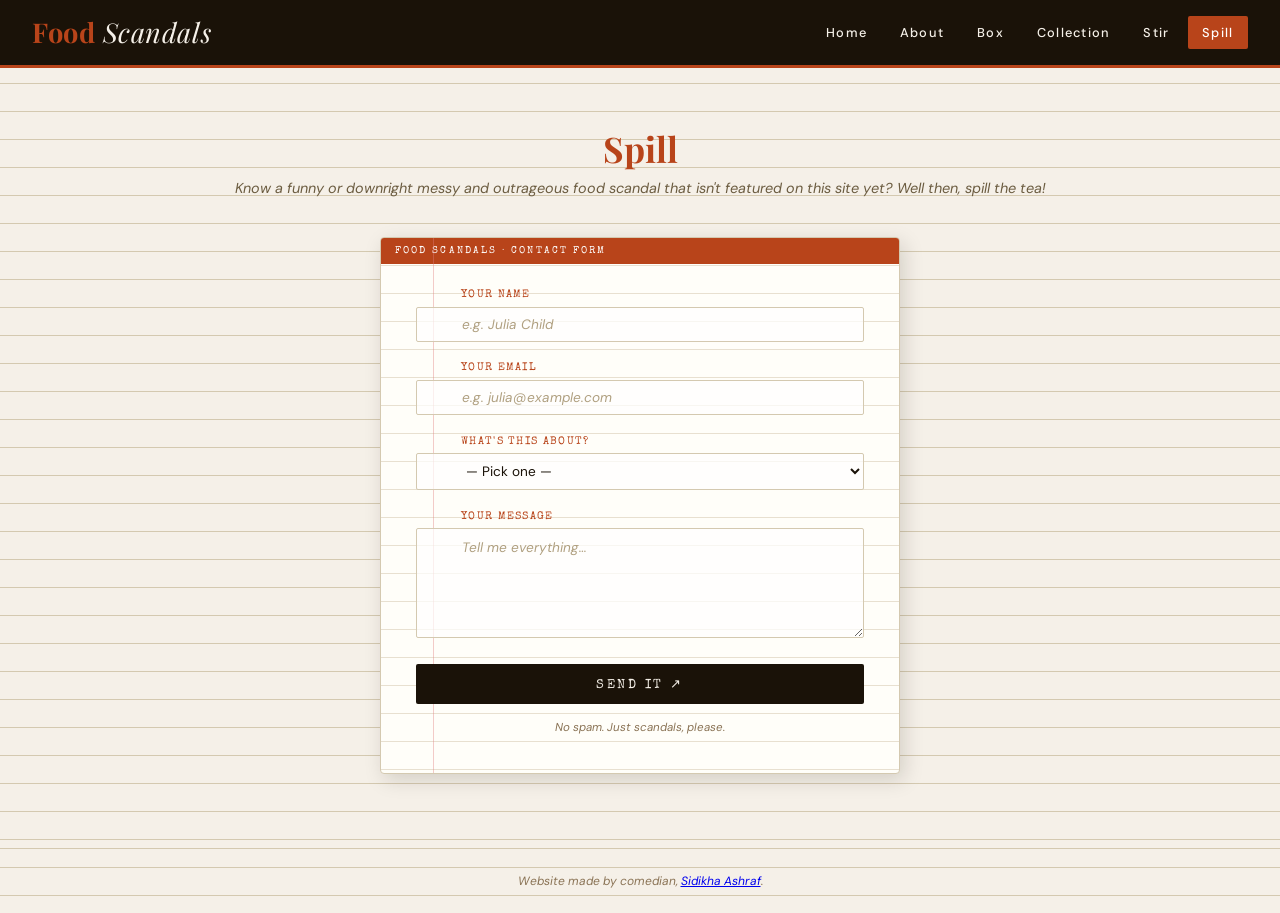
<file: spill.html>
<!doctype html>
<html>
	<head>
		<meta charset="utf-8">
		<meta name="viewport" content="width=device-width, initial-scale=1.0">
		<title>Spill-Food Scandals</title>
		<!--<link rel="stylesheet" href="css/simple.css"> -->
		<link rel="preconnect" href="https://fonts.googleapis.com">
  		<link rel="preconnect" href="https://fonts.gstatic.com" crossorigin>
  		<link href="https://fonts.googleapis.com/css2?family=Playfair+Display:ital,wght@0,700;1,400&family=DM+Sans:wght@400;500&family=Special+Elite&display=swap" rel="stylesheet">
  		<link rel="stylesheet" href="simple.css">
	</head>

	<body>
		<!--Header-->
		<header>
			<!--need nav menu here-->
			<h1><span>Food</span> Scandals</h1>
			<nav>
				<a href="index.html">Home</a>
				<a href="about.html">About</a>
                <a href="box.html">Box</a>
                <a href="collection.html">Collection</a>
                <a href="stir.html">Stir</a>
				<a href="spill.html"aria-current="page">Spill</a>
			</nav>
		</header>
		
		<main>
			<div class="home-intro">
				<h2>Spill</h2>
				<p>Know a funny or downright messy and outrageous food scandal that isn't featured on this site yet? Well then, spill the tea! </p>
			</div>
			
			<div class="contact-card">
      		<div class="contact-card-header">Food Scandals · Contact Form</div>

      		<!-- FORM -->
            <form id="contactForm" name="spill-form" method="POST" data-netlify="true" action="/thankyou.html">

        	<div class="field">
          		<label for="name">Your Name</label>
          		<input
            		type="text"
            		id="name"
            		name="name"
            		placeholder="e.g. Julia Child"
            		autocomplete="name"
           			required
				>
        		</div>

        	<div class="field">
          		<label for="email">Your Email</label>
          		<input
           			type="email"
            		id="email"
            		name="email"
            		placeholder="e.g. julia@example.com"
            		autocomplete="email"
            		required
				>
        	</div>

        	<div class="field">
          		<label for="subject">What's This About?</label>
          		<select id="subject" name="subject">
            	<option value="">— Pick one —</option>
            	<option value="tip">I have a food scandal tip</option>
            	<option value="correction">I have a correction</option>
            	<option value="collab">I want to collaborate</option>
            	<option value="other">Something else entirely</option>
          		</select>
        	</div>

       		<div class="field">
          		<label for="message">Your Message</label>
          		<textarea
            	id="message"
            	name="message"
            	placeholder="Tell me everything…"
            	required
          		></textarea>
        	</div>

        	<button type="submit" class="submit-btn">Send It ↗</button>

        	<p class="form-note">No spam. Just scandals, please.</p>
      		</form>

      <!-- SUCCESS MESSAGE (shown after submit) -->
      <!-- <div class="success-msg" id="successMsg">
        <p>Message received. ☕</p>
        <p>Thanks for spilling — I'll be in touch if the tea is hot enough.</p>
      </div> --> <!--removed this success-msg div because now form submission goes to a thank you page-->

    	</div>
		</main>

		<!-- ─── FOOTER ─── -->
		<footer>
			<p>Website made by comedian, <a href="about.html">Sidikha Ashraf</a>.</p>
		</footer>
		
	</body>
</html>
</file>
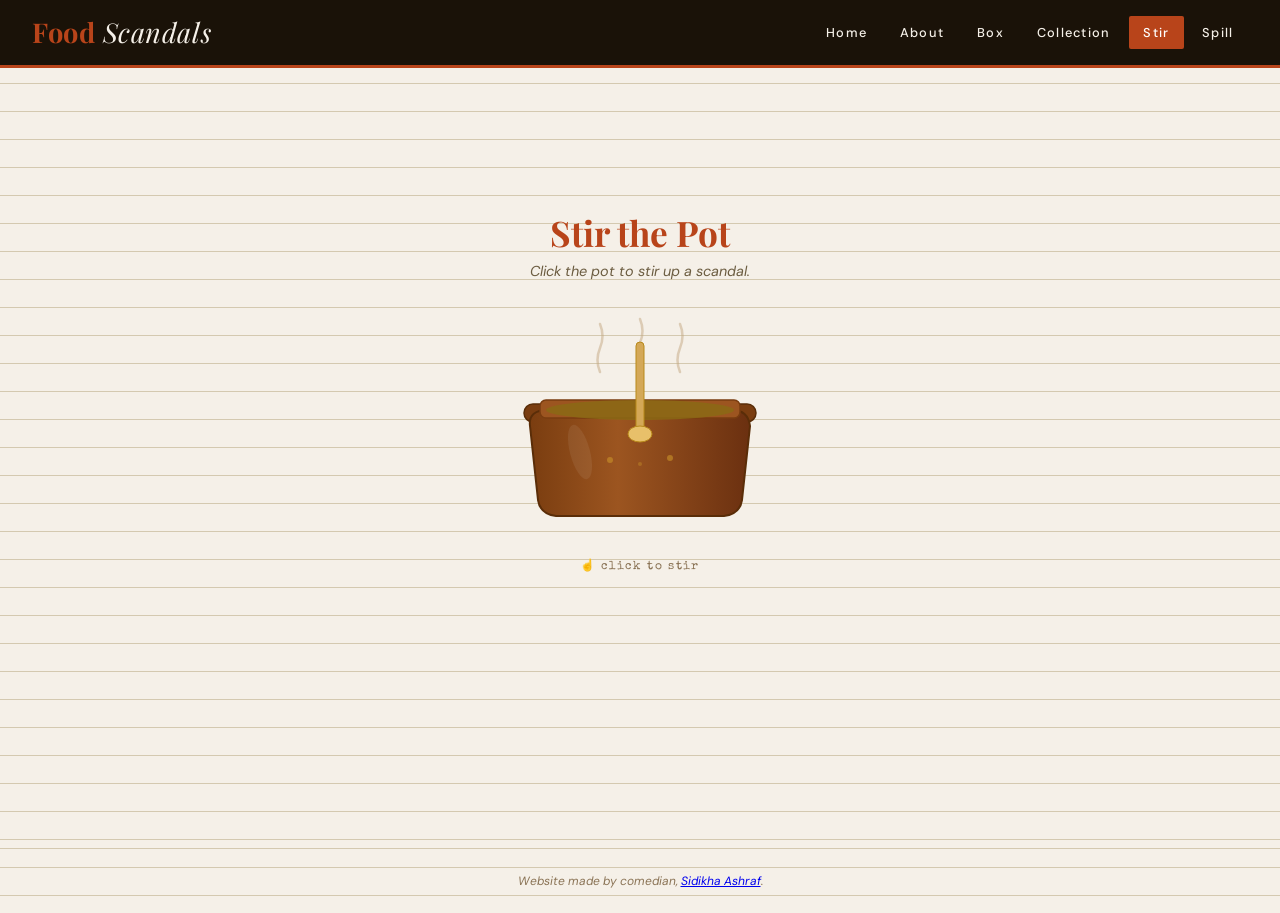
<file: stir.html>
<!doctype html>
<html lang="en">
<head>
  <meta charset="utf-8">
  <meta name="viewport" content="width=device-width, initial-scale=1.0">
  <title>Stir — Food Scandals</title>
  <link rel="preconnect" href="https://fonts.googleapis.com">
  <link rel="preconnect" href="https://fonts.gstatic.com" crossorigin>
  <link href="https://fonts.googleapis.com/css2?family=Playfair+Display:ital,wght@0,700;1,400&family=DM+Sans:wght@400;500&family=Special+Elite&display=swap" rel="stylesheet">
  <link rel="stylesheet" href="simple.css">
  <style>

  </style>
</head>
<body>

  <!-- ─── HEADER ─── -->
  <header>
    <h1><span>Food</span> Scandals</h1>
    <nav>
      <a href="index.html">Home</a>
      <a href="about.html">About</a>
      <a href="box.html">Box</a>
      <a href="collection.html">Collection</a>
      <a href="stir.html" aria-current="page">Stir</a>
      <a href="spill.html">Spill</a>
    </nav>
  </header>

  <!-- ─── MAIN ─── -->
  <main>
    <div class="stir-intro">
      <h2>Stir the Pot</h2>
      <p>Click the pot to stir up a scandal.</p>
    </div>

    <!-- THE POT -->
    <div
      class="pot-scene"
      id="potScene"
      role="button"
      tabindex="0"
      aria-label="Click to stir the pot and reveal a scandal"
      onclick="stirPot()"
      onkeydown="if(event.key==='Enter'||event.key===' ')stirPot()"
    >
      <svg id="pot-svg" viewBox="0 0 320 230" xmlns="http://www.w3.org/2000/svg" aria-hidden="true">

        <!-- steam wisps -->
        <g id="steam" opacity="0.5">
          <path d="M120 60 Q115 48 120 36 Q125 24 120 12" fill="none" stroke="#c4a882" stroke-width="2.5" stroke-linecap="round"/>
          <path d="M160 55 Q155 43 160 31 Q165 19 160 7"  fill="none" stroke="#c4a882" stroke-width="2.5" stroke-linecap="round"/>
          <path d="M200 60 Q195 48 200 36 Q205 24 200 12" fill="none" stroke="#c4a882" stroke-width="2.5" stroke-linecap="round"/>
        </g>

        <!-- pot handles -->
        <rect x="44" y="92" width="28" height="18" rx="9" fill="#7a3d10" stroke="#5a2d08" stroke-width="1.5"/>
        <rect x="248" y="92" width="28" height="18" rx="9" fill="#7a3d10" stroke="#5a2d08" stroke-width="1.5"/>

        <!-- pot body -->
        <path d="M68 98 L252 98 Q268 98 270 114 L262 188 Q260 202 244 204 L76 204 Q60 202 58 188 L50 114 Q48 98 68 98 Z"
              fill="url(#potGrad)" stroke="#5a2d08" stroke-width="2"/>

        <!-- pot rim -->
        <rect x="60" y="88" width="200" height="18" rx="6" fill="#9c5520" stroke="#7a3d10" stroke-width="1.5"/>

        <!-- liquid surface -->
        <ellipse cx="160" cy="98" rx="94" ry="10" fill="#8b6914" opacity="0.85"/>

        <!-- bubbles on surface -->
        <circle class="bubble1" cx="130" cy="148" r="3" fill="#c9932a" opacity="0.6"/>
        <circle class="bubble2" cx="160" cy="152" r="2" fill="#c9932a" opacity="0.4"/>
        <circle class="bubble3" cx="190" cy="146" r="3" fill="#c9932a" opacity="0.6"/>

        <!-- spoon group — rotates around pot center -->
        <g id="spoon-group">
          <!-- spoon handle -->
          <rect x="156" y="30" width="8" height="90" rx="4" fill="#d4a857" stroke="#b8891a" stroke-width="1"/>
          <!-- spoon bowl -->
          <ellipse cx="160" cy="122" rx="12" ry="8" fill="#e8c06a" stroke="#b8891a" stroke-width="1"/>
        </g>

        <!-- pot shine -->
        <ellipse cx="100" cy="140" rx="10" ry="28" fill="white" opacity="0.07" transform="rotate(-15 100 140)"/>

        <defs>
          <linearGradient id="potGrad" x1="0%" y1="0%" x2="100%" y2="0%">
            <stop offset="0%"   stop-color="#7a3d10"/>
            <stop offset="40%"  stop-color="#9c5520"/>
            <stop offset="100%" stop-color="#6b3010"/>
          </linearGradient>
        </defs>
      </svg>

      <p class="stir-hint" id="stirHint">☝ click to stir</p>
      <p class="stir-count" id="stirCount"></p>
    </div>

    <!-- SCANDAL POPUP -->
    <div class="scandal-popup" id="scandalPopup" aria-live="polite">
      <div class="popup-header" id="popupHeader">Food Scandals · Debacle File</div>
      <div class="popup-food"  id="popupFood"></div>
      <div class="popup-text"  id="popupText"></div>
      <a class="popup-link"    id="popupLink" href="#" target="_blank" rel="noopener noreferrer">Read more</a>
    </div>

  </main>

  <!-- ─── FOOTER ─── -->
  <footer>
  	<p>Website made by comedian, <a href="about.html">Sidikha Ashraf</a>.</p>
  </footer>

  <script>
    // ── ALL SCANDALS (one entry per scandal link across all cards) ──
const scandals = [
  { food: "Apple",
    text: "Someone ate an apple and therefore we are all aware of the human capability to sin.",
    url: "https://en.wikipedia.org/wiki/Adam_and_Eve" },

  { food: "Banana",
    text: "In Malay folklore, a vengeful spirit in the guise of a beautiful woman is associated with banana plants.",
    url: "https://en.wikipedia.org/wiki/Kuntilanak" },
  { food: "Banana",
    text: "In Thai folklore, a spirit named Nang Tani inhabits some wild banana plants.",
    url: "https://en.wikipedia.org/wiki/Nang_Tani" },
  { food: "Banana",
    text: "There is a drama/romance manhwa called 'Banana Scandal' that was released in 2019 and illustrated by Dolsha.",
    url: "https://yaoi.fandom.com/wiki/Banana_Scandal" },
  { food: "Banana",
    text: "The imperialism behind the United Fruit Company's presence in Colombia is a prime example of how a multinational corporation can wield power over governments.",
    url: "https://hir.harvard.edu/the-dark-side-of-bananas-imperialism-non-state-actors-and-power/" },

  { food: "Basmati Rice",
    text: "A London-native, turned-Texan, crossed basmati with American long-grain rice to create Texmati, which outraged South Asians, because the guy could now patent and profit off varieties of basmati rice, a standard staple in South Asian cuisine for generations.",
    url: "https://www.thekitchn.com/who-owns-basmati-texmati-23153188" },

  { food: "Cheesecake",
    text: "Was New York Cheesecake invented in Florida? A cast of characters debate in court.",
    url: "https://www.nytimes.com/2006/05/09/nyregion/09juniors.html" },

  { food: "Chowder",
    text: "Somebody spiked the chowder on the Titanic set with PCP.",
    url: "https://www.theguardian.com/lifeandstyle/2024/apr/16/the-titanic-drug-poisoning-is-one-of-the-greatest-mysteries-in-film-history-about-to-be-solved" },

  { food: "Congee",
    text: "Some White lady claimed she modernized congee for the western palate. That's not cute.",
    url: "https://www.nbcnews.com/news/asian-america/white-woman-making-improved-congee-apologizes-continues-sales-n1274718" },

  { food: "Cookie",
    text: "Someone gave this mouse a cookie and chaos ensued. Who fed that mouse? I'd like to speak with them.",
    url: "https://en.wikipedia.org/wiki/If_You_Give_a_Mouse_a_Cookie" },

  { food: "Curry Leaves",
    text: "Scholarly research on the racialization of curry leaves.",
    url: "https://escholarship.org/uc/item/7hr5p0fj" },

  { food: "Milk",
    text: "Don't cry over spilled milk they say — but how many kids actually cry about spilled milk in a year? A data visualization only I asked for and will never get.",
    url: "https://en.wikipedia.org/wiki/It_Looked_Like_Spilt_Milk" },

  { food: "Milkshake",
    text: "Apparently this girl's milkshake brings all the boys to the yard and they're saying it's better than yours.",
    url: "https://youtu.be/pGL2rytTraA?si=IuaoA7XlwFd0CGP6" },
  { food: "Milkshake",
    text: "A Shake Shack manager sued cops who claimed he tainted their milkshakes.",
    url: "https://www.grubstreet.com/2021/06/shake-shack-manager-sues-cops-over-tainted-milkshake-claims.html" },

  { food: "Molasses",
    text: "Boston takes the tragedy of the Molasses flood seriously, as they should. A lot of people died.",
    url: "https://en.wikipedia.org/wiki/Great_Molasses_Flood" },

  { food: "Mustard Oil",
    text: "Scholarly research on the racialization of mustard oil.",
    url: "https://escholarship.org/uc/item/7hr5p0fj" },

  { food: "Pizza",
    text: "Theories around Chuck E. Cheese's suspiciously uneven, mismatched pizza slices.",
    url: "https://www.reddit.com/r/conspiracytheories/comments/apo5rg/the_chuck_e_cheese_conspiracy/" },

  { food: "Salsa",
    text: "IBS is not a crime, yet this white guy tried to sue Los Tacos No. 1 for not putting a spicy warning on the menu.",
    url: "https://www.theguardian.com/us-news/2026/mar/16/judge-dismisses-lawsuit-new-york-taqueria-sauce" },

  { food: "Subway Bread",
    text: "The sugar content in Subway bread was so high, an Irish court classified it as technically a confectionary.",
    url: "https://www.theguardian.com/world/2020/oct/01/irish-court-rules-subway-bread-is-not-bread" },

  { food: "Subway Tuna",
    text: "No tuna DNA was found in the Subway tuna sandwich — a particularly devastating revelation for Muslim Americans who relied on it as one of the few halal fast food options.",
    url: "https://www.nbcnews.com/news/us-news/lawsuit-claims-subway-s-tuna-sandwiches-contain-no-tuna-n1256181" },

  { food: "Tomatoes",
    text: "Not a murder scene — just a highway full of crushed tomatoes that fell out of a truck.",
    url: "https://www.nytimes.com/2022/08/29/us/tomato-truck-crash-california.html" },

  { food: "Turmeric",
    text: "Researchers tried to patent turmeric, like as if a culture hadn't been using it for thousands of years already.",
    url: "https://escholarship.org/uc/item/7hr5p0fj" },
];

    let lastIndex = -1;
    let stirCount = 0;
    let isAnimating = false;

    function stirPot() {
      if (isAnimating) return;
      isAnimating = true;
      stirCount++;

      // spin the spoon
      const spoon = document.getElementById('spoon-group');
      spoon.classList.remove('stirring');
      void spoon.offsetWidth; // force reflow to restart animation
      spoon.classList.add('stirring');

      // update hint + count
      document.getElementById('stirHint').textContent = '☝ stir again for more';
      document.getElementById('stirCount').textContent = `stirred ${stirCount} time${stirCount === 1 ? '' : 's'}`;

      // pick a scandal — avoid repeating the last one
      let idx;
      do { idx = Math.floor(Math.random() * scandals.length); }
      while (idx === lastIndex && scandals.length > 1);
      lastIndex = idx;

      const scandal = scandals[idx];

      // hide popup briefly then show with new content
      const popup = document.getElementById('scandalPopup');
      popup.classList.remove('visible');

      setTimeout(() => {
        document.getElementById('popupFood').textContent = scandal.food;
        document.getElementById('popupText').textContent = scandal.text;
        const link = document.getElementById('popupLink');
        link.href = scandal.url;
        popup.classList.add('visible');
        isAnimating = false;
      }, 350);

      // remove stirring class after animation ends
      spoon.addEventListener('animationend', () => {
        spoon.classList.remove('stirring');
      }, { once: true });
    }
  </script>
</body>
</html>
</file>
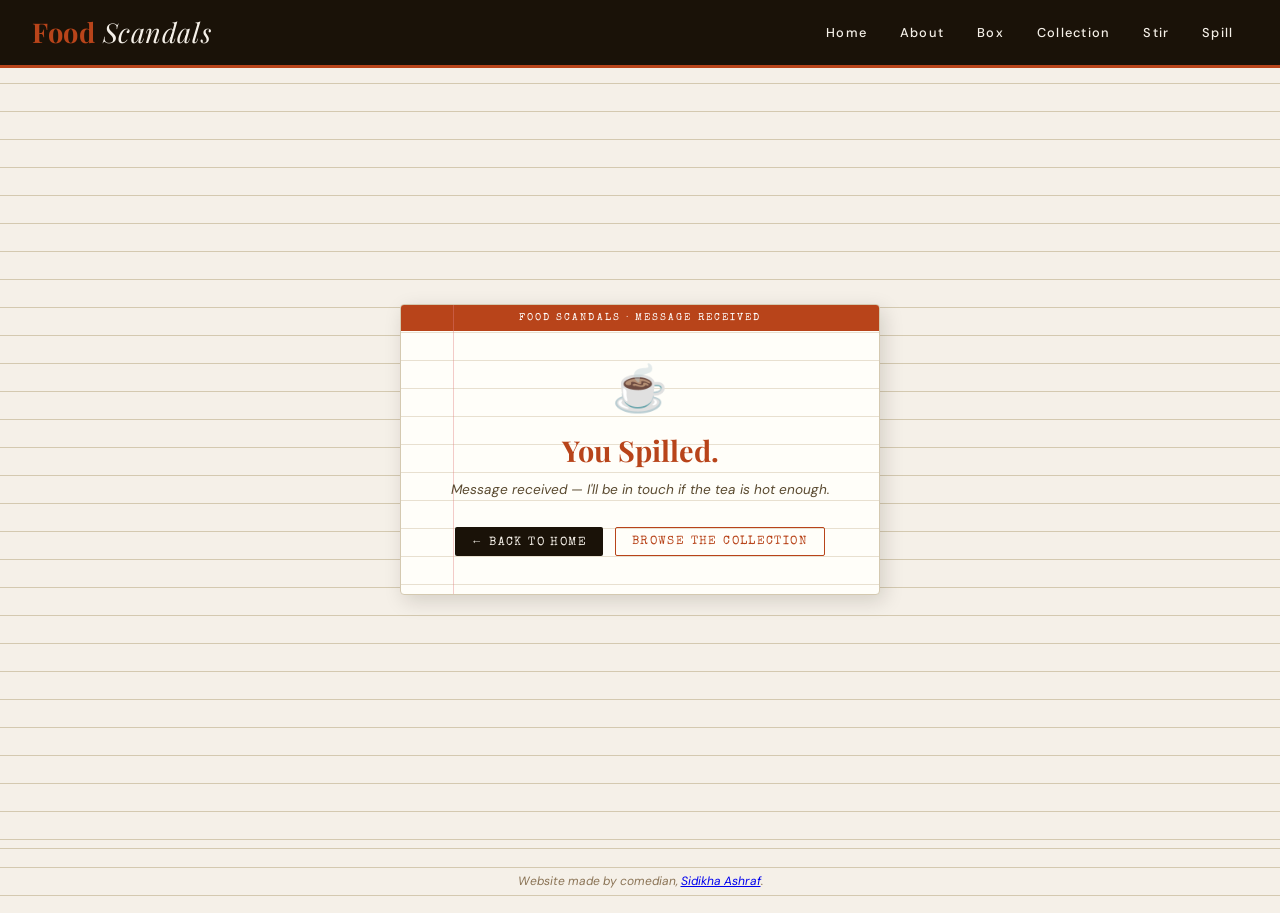
<file: thankyou.html>
<!doctype html>
<html lang="en">
<head>
  <meta charset="utf-8">
  <meta name="viewport" content="width=device-width, initial-scale=1.0">
  <title>Spilled — Food Scandals</title>
  <link rel="preconnect" href="https://fonts.googleapis.com">
  <link rel="preconnect" href="https://fonts.gstatic.com" crossorigin>
  <link href="https://fonts.googleapis.com/css2?family=Playfair+Display:ital,wght@0,700;1,400&family=DM+Sans:wght@400;500&family=Special+Elite&display=swap" rel="stylesheet">
  <link rel="stylesheet" href="simple.css">
</head>
<body>

  <!-- ─── HEADER ─── -->
  <header>
    <h1><span>Food</span> Scandals</h1>
    <nav>
      <a href="index.html">Home</a>
      <a href="about.html">About</a>
      <a href="box.html">Box</a>
      <a href="collection.html">Collection</a>
      <a href="stir.html">Stir</a>
      <a href="spill.html">Spill</a>
    </nav>
  </header>

  <!-- ─── MAIN ─── -->
  <main>
    <div class="thankyou-card">
      <div class="thankyou-card-header">Food Scandals · Message Received</div>
      <div class="thankyou-emoji">☕</div>
      <h2>You Spilled.</h2>
      <p>Message received — I'll be in touch if the tea is hot enough.</p>
      <div class="back-links">
        <a href="index.html" class="back-link primary">← Back to Home</a>
        <a href="collection.html" class="back-link secondary">Browse the Collection</a>
      </div>
    </div>
  </main>

  <!-- ─── FOOTER ─── -->
  <footer>
    <p>Website made by comedian, <a href="about.html">Sidikha Ashraf</a>.</p>
  </footer>

</body>
</html>
</file>
<file: simple.css>
/* ─── TOKENS ─────────────────────────────────────────── */
:root {
  --cream:   #f5f0e8;
  --paper:   #faf7f2;
  --card:    #fffef9;
  --ink:     #1a1208;
  --rust:    #b8441a;
  --gold:    #c9932a;
  --sage:    #5a7a5c;
  --line:    #d4c9b0;
  --shadow:  rgba(26,18,8,0.15);
  --box-w:   320px;
  --box-h:   200px;
  /*320px x 200px is the total width and height of the recipe box*/
  --card-w:  260px;
  --card-h:  160px;
/*260px x 160 px is the width and height of each index card, remember to call this variable in the about profile index card as well/
/*making the box and card widths and heights variables will help for responsiveness*/
/*global variables vs page specific variables, cud use sep css files but need import line in the top*/
}

/* ─── RESET / BASE ───────────────────────────────────── */
*, *::before, *::after { box-sizing: border-box; margin: 0; padding: 0; } /*this is the universal reset so you can decide your own spacing*/

body {
  font-family: 'DM Sans', sans-serif; /*DM sans becomes default font, and sans-serif as the fallback font*/
  background: var(--cream);
  color: var(--ink); /*text will be in this black ink over that cream background*/
  min-height: 100vh;/*ensures the page will take up 100% of the user's viewport/screen height + main body background looks like lined paper from a cream colored legal pad. background-image up next gives that subtle lined-paper look*/
  background-image:
    repeating-linear-gradient(
      transparent,
      transparent 27px, /*transparent->transparent is the band or space between the two lines*/
      var(--line) 27px,
      var(--line) 28px /*now a light 1px line is drawn every 27 pixels*/
    );
}

/* ─── HEADER / NAV ───────────────────────────────────── */
header {
  background: var(--ink);
  padding: 0 2rem;
  display: flex;
  align-items: center;
  justify-content: space-between;
  gap: 1rem;
  position: sticky;
  top: 0;
  z-index: 100;
  border-bottom: 3px solid var(--rust);
}

header h1 {
  font-family: 'Playfair Display', serif;
  font-style: italic;
  font-weight: 400;
  font-size: clamp(1.2rem, 3vw, 1.7rem);
  color: var(--cream);
  letter-spacing: 0.02em;
  padding: 0.9rem 0;
  white-space: nowrap; /*so food scandals title is always one line*/
}

header h1 span {
  color: var(--rust);
  font-style: normal;
  font-weight: 700; /*header h1 refers only to the header title "Food Scandals"*/
}

nav {
  display: flex;
  gap: 0.25rem; /*this nav part is a flex box with style rules applying only to the menu (home, about, spill)*/
}

nav a {
  font-family: 'DM Sans', sans-serif;
  font-size: 0.8rem;
  font-weight: 500;
  /*text-transform: uppercase; decided to take this out because i read that all caps for aesthetics isn't helpful for screenreader users*/
  letter-spacing: 0.1em;
  color: var(--cream);
  text-decoration: none;
  padding: 0.5rem 0.9rem;
  border-radius: 2px;
  transition: background 0.2s, color 0.2s;
}

    /*HOVER ON MENU TAB COLOR CHANGE*/
nav a:hover, nav a[aria-current="page"] {
  background: var(--rust);
  color: #fff;
  /*so when you hover on a menu option it gets highlighted in rusty leather color, while font still white*/
}

/* ─── MAIN ───────────────────────────────────────────── */
main { /*this is where everything between the header and footer goes*/
  display: flex;
  flex-direction: column;
  align-items: center;
  justify-content: center;
  min-height: calc(100vh - 120px);
  padding: 3rem 1rem 4rem; 
}
/* .home-intro is just for the title and subtitle on each page */
.home-intro {
  text-align: center;
  margin-bottom: 2.5rem;
} 

.home-intro h2 {
  font-family: 'Playfair Display', serif;
  font-size: clamp(1.4rem, 4vw, 2.2rem);
  color: var(--rust);
  margin-bottom: 0.4rem;
}

.home-intro p {
  font-size: 0.9rem;
  color: #6b5c40;
  font-style: italic;
} 

/* ─── HOME PAGE: REFER TO index.html style ─────────────────────────────────────── */

/* ─── ABOUT PAGE ─────────────────────────────────────── */
.about-intro {
	text-align: center;
	margin-bottom: 2.5rem;
}

.about-intro h2 {
  font-family: 'Playfair Display', serif;
  font-size: clamp(1.4rem, 4vw, 2.2rem);
  color: var(--rust);
  margin-bottom: 0.4rem;
}

.about-intro p {
  font-size: 0.9rem;
  color: #6b5c40;
  font-style: italic;
}

/* shared card style for both the project and bio cards; the box and background are drawn first, then the margin line is added, than the text from top down */
.about-card {
  	background: var(--card);
  	border: 1px solid var(--line);
  	border-radius: 4px;
  	max-width: 580px;
  	width: 100%;
    padding: 2rem 2.2rem 2.4rem;
  	box-shadow: 4px 6px 20px var(--shadow);
  	position: relative;
  	margin-bottom: 2.5rem;
  	/* lined paper background */
  	background-image:
  	repeating-linear-gradient(
  	transparent,
  	transparent 27px,
  	#e8e0d0 27px,
  	#e8e0d0 28px
  	);
}

  	/* red margin line */
.about-card::before {
	content: "";
	position: absolute;
	top: 0; bottom: 0;
	left: 52px;
	width: 1px;
	background: #e08080;
	opacity: 0.4;
	pointer-events: none;
}

.about-card-header {
  	background: var(--rust);
  	color: #fff;
  	font-family: 'Special Elite', cursive;
  	font-size: 0.65rem;
  	letter-spacing: 0.2em;
  	text-transform: uppercase;
  	padding: 8px 14px;
  	margin: -2rem -2.2rem 1.6rem;
  	border-radius: 3px 3px 0 0;
}

.about-card h2 {
  	font-family: 'Playfair Display', serif;
  	font-size: clamp(1.3rem, 3vw, 1.8rem);
  	font-weight: 700;
  	color: var(--ink);
  	margin-bottom: 1rem;
  	padding-left: 2.8rem;
  	position: relative;
  	z-index: 1;
}

.about-card p {
  	font-family: 'DM Sans', sans-serif;
  	font-size: 0.85rem;
  	line-height: 1.75;
  	color: var(--ink);
  	margin-bottom: 1rem;
  	padding-left: 2.8rem;
  	position: relative;
  	z-index: 1;
}

.about-card p:last-child {
  	margin-bottom: 0;
} /*removes extra space after the last paragraph in a card*/

.about-card a {
  	color: var(--rust);
  	text-decoration: none;
  	font-weight: 500;
} /* makes all links in the card the rust color and removes the underline on hyperlinks through text-decoration:none */

.about-card a:hover {
  	text-decoration: underline;
} /* brings the underline back on hyperlinks only when you hover on a link*/

/* ─── BOX PAGE ─────────────────────────────────────── */ /*i did use Claude to help me with box sizing*/
.box-scene {
  perspective: 900px;
  cursor: pointer;
  width: var(--box-w);
  position: relative;
}
/* .box is my class referring to the recipe box*/

.box-scene:focus { outline: 3px solid var(--gold); outline-offset: 6px; }

/* CLICK TO OPEN THE BOX */
.box-hint {
  text-align: center;
  margin-top: 1rem;
  font-size: 0.78rem;
  color: #8a7355;
  letter-spacing: 0.05em;
  transition: opacity 0.3s;
}

/*rule for when box opens, "click to open the box" goes away*/
.box-scene.open + .box-hint { opacity: 0; pointer-events: none; }

/* the 3-D box */
.recipe-box {
  width: var(--box-w);
  height: var(--box-h);
  position: relative;
  transform-style: preserve-3d;
  transition: transform 0.55s cubic-bezier(.4,0,.2,1);
}

/* lid + body faces */
.box-body, .box-lid, .box-front, .box-left, .box-right {
  position: absolute;
  background: #8b4a1a;
  border: 2px solid #6b3410;
}

/* bottom/base */
.box-body {
  width: var(--box-w);
  height: var(--box-h);
  top: 0; left: 0;
  background: linear-gradient(160deg, #9c5520 0%, #7a3d10 100%); /*gradient coloring to box lightbrown up top to darker brown to give it 3d look like light is hitting the top*/
  border-radius: 4px 4px 6px 6px; /*to round the corners of the box, bottom corners heavier rounding for added weight to the box*/
  box-shadow: 0 18px 40px var(--shadow), 0 6px 12px rgba(0,0,0,.2);
}

/* decorative label on front face */
.box-body::after {
  content: "RECIPES FOR DRAMA";
  position: absolute;
  bottom: 14px;
  left: 50%;
  transform: translateX(-50%);
  font-family: 'Special Elite', cursive;
  font-size: 0.7rem;
  letter-spacing: 0.25em;
  color: var(--gold);
  border: 1px solid var(--gold);
  padding: 3px 10px;
  white-space: nowrap;
}

/* lid */
.box-lid {
  width: var(--box-w);
  height: 56px;
  top: 0; left: 0;
  background: linear-gradient(160deg, #b05e26 0%, #8b4418 100%);
  border-radius: 4px 4px 0 0;
  transform-origin: top center;
  transform: rotateX(0deg);
  transition: transform 0.55s cubic-bezier(.4,0,.2,1);
  z-index: 2;
}

/* finger pull on lid */
.box-lid::after {
  content: "";
  position: absolute;
  bottom: -8px;
  left: 50%;
  transform: translateX(-50%);
  width: 40px;
  height: 12px;
  background: #7a3d10;
  border-radius: 0 0 6px 6px;
  border: 2px solid #6b3410;
  border-top: none;
}

/* open state: lid swings back */
.box-scene.open .box-lid {
  transform: rotateX(-130deg);
}

/* decorative stripe on box body */
.box-body::before {
  content: "";
  position: absolute;
  top: 56px;
  left: 0; right: 0;
  height: 3px;
  background: var(--gold);
  opacity: 0.6;
}

/* tab dividers visible inside open box */
/* .box-tabs {
  position: absolute;
  top: 56px;
  left: 16px;
  right: 16px;
  display: flex;
  gap: 6px;
  opacity: 0;
  transition: opacity 0.3s 0.3s;
  pointer-events: none;
}  */
/*didn't like the tab dividers*/

/* .box-scene.open .box-tabs {
  opacity: 1;
}

.box-tab {
  flex: 1;
  height: 24px;
  background: var(--card);
  border: 1px solid var(--line);
  border-bottom: none;
  border-radius: 3px 3px 0 0;
  font-family: 'Special Elite', cursive;
  font-size: 0.55rem;
  color: var(--rust);
  display: flex;
  align-items: center;
  justify-content: center;
  letter-spacing: 0.08em;
} */ 

/* ─── CARD TRAY ──────────────────────────────────────── */
.card-tray-wrapper {
  margin-top: 0.35rem;
  max-width: 900px;
  width: 100%;
  display: none; /*keeps card hidden till made visible*/
  flex-direction: column;
  align-items: center;
  animation: trayIn 0.4s ease both; /* this calls the below trayIn function; 0.4s is how long the animation of the tray appearing lasts*/
} /*the ease animation starts slow, speeds up, slows as it ends; both prevents glitch*/ 

@keyframes trayIn {
  from { opacity: 0; transform: translateY(20px); }
  to   { opacity: 1; transform: translateY(0); }
} /*tray entrance animation after opening box*/

.card-tray-wrapper.visible { display: flex; } /*tray made visible now with this CSS selector that overrides the above display:none; when closing the box, display:none happens again hiding the tray*/

.tray-label {
  font-family: 'Special Elite', cursive;
  font-size: 0.75rem;
  letter-spacing: 0.2em;
  color: #8a7355;
  text-transform: uppercase;
  margin-bottom: 1rem;
}

.card-tray {
  display: flex;
  gap: 14px;
  overflow-x: auto;
  padding: 1rem 1.5rem 1.5rem;
  scroll-snap-type: x mandatory;
  -webkit-overflow-scrolling: touch;
  scrollbar-color: var(--rust) var(--line);
  scrollbar-width: thin;
  width: 100%;
  max-width: 860px;
  background: rgba(255,255,255,0.4);
  border: 1px solid var(--line);
  border-radius: 6px;
  box-shadow: inset 0 2px 8px var(--shadow);
  position: relative;
}

.card-tray::-webkit-scrollbar { height: 6px; } /* webkit means works in webkit browsers like Chrome, Safari, Edge etc. */
.card-tray::-webkit-scrollbar-track { background: var(--line); border-radius: 3px; } /*track is the background groove of the scrollbar*/
.card-tray::-webkit-scrollbar-thumb { background: var(--rust); border-radius: 3px; } /*thumb is the draggable part on the scrollbar; border-radius is for rounding the design*/

/* arrow nav */
.tray-nav {
  display: flex;
  gap: 0.5rem;
  margin-top: 0.75rem;
}

.tray-arrow {
  background: var(--ink);
  color: var(--cream);
  border: none;
  border-radius: 50%;
  width: 32px; height: 32px;
  font-size: 1rem;
  cursor: pointer;
  display: flex; align-items: center; justify-content: center;
  transition: background 0.2s;
}

.tray-arrow:hover { background: var(--rust); } /*this with the above background transition allows for the arrow circle to change color over 0.2s rather than abrupt change*/

/* ─── INDEX CARDS ────────────────────────────────────── */
.index-card {
  flex: 0 0 var(--card-w);
  height: var(--card-h);
  background: var(--card);
  border: 1px solid var(--line);
  border-radius: 3px;
  scroll-snap-align: start;
  cursor: pointer;
  position: relative;
  transition: transform 0.2s, box-shadow 0.2s;
  box-shadow: 2px 3px 8px var(--shadow);
  display: flex;
  flex-direction: column;
  padding: 0;
  overflow: hidden;
}

.index-card:hover {
  transform: translateY(-4px) rotate(-0.5deg);
  box-shadow: 4px 8px 18px var(--shadow);
}

/* ruled lines on card */
.index-card::before {
  content: "";
  position: absolute;
  inset: 0;
  background-image: repeating-linear-gradient(
    transparent, transparent 19px, #e8e0d0 19px, #e8e0d0 20px
  );
  pointer-events: none;
}

/* red margin line */
.index-card::after {
  content: "";
  position: absolute;
  top: 0; bottom: 0;
  left: 36px;
  width: 1px;
  background: #e08080;
  opacity: 0.5;
  pointer-events: none;
}

.card-header {
  background: var(--rust);
  color: #fff;
  font-family: 'Special Elite', cursive;
  font-size: 0.62rem;
  letter-spacing: 0.18em;
  padding: 4px 10px;
  text-transform: uppercase;
  position: relative;
  z-index: 1;
}

.card-title {
  font-family: 'Playfair Display', serif;
  font-size: 1.1rem;
  font-weight: 700;
  color: var(--ink);
  padding: 10px 14px 4px 44px;
  position: relative;
  z-index: 1;
  line-height: 1.2;
}

.card-subtitle {
  font-size: 0.68rem;
  color: #7a6a50;
  padding: 0 14px 0 44px;
  position: relative;
  z-index: 1;
  font-style: italic;
}

.card-tap-hint {
  position: absolute;
  bottom: 8px;
  right: 10px;
  font-size: 0.6rem;
  color: #aaa;
  font-style: italic;
  z-index: 1;
}

/* ─── EXPANDED CARD (MODAL) ──────────────────────────── */
.card-overlay {
  position: fixed;
  inset: 0;
  background: rgba(26,18,8,0.6);
  z-index: 200;
  display: none;
  align-items: center;
  justify-content: center;
  padding: 1rem;
  backdrop-filter: blur(2px);
}

.card-overlay.active {
  display: flex;
  animation: overlayIn 0.25s ease both;
}

@keyframes overlayIn {
  from { opacity: 0; }
  to   { opacity: 1; }
}

.card-expanded {
  background: var(--card);
  border: 1px solid var(--line);
  border-radius: 4px;
  max-width: 560px;
  width: 100%;
  max-height: 85vh;
  overflow-y: auto;
  position: relative;
  box-shadow: 0 24px 60px rgba(0,0,0,0.35);
  animation: cardPop 0.3s cubic-bezier(.34,1.56,.64,1) both;
  /* lined paper */
  background-image:
    repeating-linear-gradient(
      transparent, transparent 27px, #e8e0d0 27px, #e8e0d0 28px
    );
}

@keyframes cardPop {
  from { opacity: 0; transform: scale(0.85) translateY(20px); }
  to   { opacity: 1; transform: scale(1) translateY(0); }
}

/* red margin line in expanded */
.card-expanded::before {
  content: "";
  position: absolute;
  top: 0; bottom: 0;
  left: 56px;
  width: 1px;
  background: #e08080;
  opacity: 0.4;
  pointer-events: none;
}

.expanded-header {
  background: var(--rust);
  color: #fff;
  display: flex;
  align-items: center;
  justify-content: space-between;
  padding: 10px 14px 10px 20px;
  position: sticky;
  top: 0;
  z-index: 5;
}

.expanded-label {
  font-family: 'Special Elite', cursive;
  font-size: 0.65rem;
  letter-spacing: 0.2em;
  text-transform: uppercase;
  opacity: 0.85;
}

.close-btn {
  background: none;
  border: 1px solid rgba(255,255,255,0.5);
  color: #fff;
  border-radius: 50%;
  width: 28px; height: 28px;
  font-size: 0.9rem;
  cursor: pointer;
  display: flex; align-items: center; justify-content: center;
  transition: background 0.2s;
  line-height: 1;
}

.close-btn:hover { background: rgba(255,255,255,0.2); }

.expanded-body {
  padding: 1.2rem 1.4rem 1.6rem 4.2rem;
}

.expanded-title {
  font-family: 'Playfair Display', serif;
  font-size: 1.6rem;
  font-weight: 700;
  color: var(--ink);
  margin-bottom: 0.2rem;
  line-height: 1.2;
}

.expanded-desc {
  font-size: 0.85rem;
  color: #5a4a30;
  font-style: italic;
  margin-bottom: 1.2rem;
  padding-bottom: 0.8rem;
  border-bottom: 1px dashed var(--line);
}

.expanded-scandals-label {
  font-family: 'Special Elite', cursive;
  font-size: 0.7rem;
  letter-spacing: 0.15em;
  color: var(--rust);
  text-transform: uppercase;
  margin-bottom: 0.7rem;
}

.scandal-item {
  margin-bottom: 0.9rem;
  padding-bottom: 0.9rem;
  border-bottom: 1px solid var(--line);
}

.scandal-item:last-child {
  border-bottom: none;
  margin-bottom: 0;
}

.scandal-item p {
  font-size: 0.82rem;
  line-height: 1.55;
  color: var(--ink);
  margin-bottom: 0.3rem;
}

.scandal-item a {
  font-size: 0.75rem;
  color: var(--rust);
  text-decoration: none;
  display: inline-flex;
  align-items: center;
  gap: 4px;
  font-weight: 500;
}

.scandal-item a::before {
  content: "↗";
  font-size: 0.7rem;
}

.scandal-item a:hover { text-decoration: underline; }
/*carry this styling to the card on the about page and on the spill page for consistency*/


/* ─── STIR PAGE ───────────────────────────────────────── */
.stir-intro {
    text-align: center;
    margin-bottom: 2rem;}

.stir-intro h2 {
    font-family: 'Playfair Display', serif;
    font-size: clamp(1.4rem, 4vw, 2.2rem);
    color: var(--rust);
    margin-bottom: 0.4rem;}

.stir-intro p {
    font-size: 0.9rem;
    color: #6b5c40;
    font-style: italic;}

/* pot wrapper — clickable */
.pot-scene {
    cursor: pointer;
    display: flex;
    flex-direction: column;
    align-items: center;
    gap: 0;
    user-select: none;
    -webkit-tap-highlight-color: transparent;
    position: relative;}

.pot-scene:focus { outline: 3px solid var(--gold); outline-offset: 8px; border-radius: 4px; }

/* SVG pot */
#pot-svg {
    width: min(320px, 85vw);
    height: auto;
    overflow: visible;
    display: block;}

/* spoon rotation animation */
@keyframes stir {
    0%   { transform: rotate(0deg);   }
    30%  { transform: rotate(-90deg); }
    70%  { transform: rotate(90deg);  }
    100% { transform: rotate(0deg);   }}

@keyframes bubble {
    0%, 100% { r: 3; opacity: 0.6; cy: 148; }
    50%       { r: 5; opacity: 1;   cy: 138; }}

@keyframes bubble2 {
    0%, 100% { r: 2; opacity: 0.4; cy: 152; }
    50%       { r: 4; opacity: 0.9; cy: 140; }}

#spoon-group {
    transform-origin: 160px 150px;
    transition: transform 0.1s;}

#spoon-group.stirring {
    animation: stir 1.1s cubic-bezier(0.4, 0, 0.2, 1);}

.bubble1 { animation: bubble 1.2s ease-in-out infinite; }
.bubble2 { animation: bubble2 0.9s ease-in-out infinite 0.3s; }
.bubble3 { animation: bubble 1.5s ease-in-out infinite 0.6s; }

/* scandal card that pops up */
.scandal-popup {
    position: relative;
    max-width: 480px;
    width: 100%;
    margin-top: 2rem;
    background: var(--card);
    border: 1px solid var(--line);
    border-radius: 4px;
    box-shadow: 4px 8px 24px var(--shadow);
    overflow: hidden;
    opacity: 0;
    transform: translateY(16px) scale(0.97);
    transition: opacity 0.35s ease, transform 0.35s ease;
    pointer-events: none;
    /* lined paper */
    background-image: repeating-linear-gradient(
    transparent, transparent 27px, #e8e0d0 27px, #e8e0d0 28px);}

/* red margin line */
.scandal-popup::before {
    content: "";
    position: absolute;
    top: 0; bottom: 0;
    left: 52px;
    width: 1px;
    background: #e08080;
    opacity: 0.4;
    pointer-events: none;}

.scandal-popup.visible {
    opacity: 1;
    transform: translateY(0) scale(1);
    pointer-events: auto;}

.popup-header {
    background: var(--rust);
    color: #fff;
    font-family: 'Special Elite', cursive;
    font-size: 0.62rem;
    letter-spacing: 0.18em;
    padding: 6px 12px;
    text-transform: uppercase;
    position: relative;
    z-index: 1;}

.popup-food {
    font-family: 'Playfair Display', serif;
    font-size: 1.2rem;
    font-weight: 700;
    color: var(--ink);
    padding: 10px 14px 2px 62px;
    position: relative;
    z-index: 1;
    line-height: 1.2;}

.popup-text {
    font-family: 'DM Sans', sans-serif;
    font-size: 0.82rem;
    line-height: 1.6;
    color: var(--ink);
    padding: 6px 14px 4px 62px;
    position: relative;
    z-index: 1;}

.popup-link {
    display: inline-flex;
    align-items: center;
    gap: 4px;
    font-size: 0.75rem;
    color: var(--rust);
    text-decoration: none;
    font-weight: 500;
    padding: 6px 14px 14px 62px;
    position: relative;
    z-index: 1;}

    .popup-link::before { content: "↗"; font-size: 0.7rem; }
    .popup-link:hover { text-decoration: underline; }

.stir-hint {
    font-family: 'Special Elite', cursive;
    font-size: 0.72rem;
    letter-spacing: 0.12em;
    color: #8a7355;
    text-align: center;
    margin-top: 1rem;}

.stir-count {
    font-family: 'Special Elite', cursive;
    font-size: 0.65rem;
    letter-spacing: 0.1em;
    color: #a89070;
    text-align: center;
    margin-top: 0.3rem;}

/* ─── SPILL PAGE ─────────────────────────────────────── */
.spill-intro {
  text-align: center;
  margin-bottom: 2.5rem;
}

.spill-intro h2 {
  font-family: 'Playfair Display', serif;
  font-size: clamp(1.4rem, 4vw, 2.2rem);
  color: var(--rust);
  margin-bottom: 0.4rem;
}

.spill-intro p {
  font-size: 0.9rem;
  color: #6b5c40;
  font-style: italic;
}

.contact-card {
  background: var(--card);
  border: 1px solid var(--line);
  border-radius: 4px;
  max-width: 520px;
  width: 100%;
  padding: 2rem 2.2rem 2.4rem;
  box-shadow: 4px 6px 20px var(--shadow);
  position: relative;
  /* lined paper background */
  background-image:
    repeating-linear-gradient(
      transparent,
      transparent 27px,
      #e8e0d0 27px,
      #e8e0d0 28px
    );
}

/* red margin line */
.contact-card::before {
  content: "";
  position: absolute;
  top: 0; bottom: 0;
  left: 52px;
  width: 1px;
  background: #e08080;
  opacity: 0.4;
  pointer-events: none;
}

.contact-card-header {
  background: var(--rust);
  color: #fff;
  font-family: 'Special Elite', cursive;
  font-size: 0.65rem;
  letter-spacing: 0.2em;
  text-transform: uppercase;
  padding: 8px 14px;
  margin: -2rem -2.2rem 1.6rem;
  border-radius: 3px 3px 0 0;
}

.field {
  margin-bottom: 1.3rem;
  position: relative;
  z-index: 1;
}

.field label {
  display: block;
  font-family: 'Special Elite', cursive;
  font-size: 0.68rem;
  letter-spacing: 0.12em;
  text-transform: uppercase;
  color: var(--rust);
  margin-bottom: 0.4rem;
  padding-left: 2.8rem;
}

.field input,
.field select,
.field textarea {
  width: 100%;
  background: rgba(255,255,255,0.7);
  border: 1px solid var(--line);
  border-radius: 2px;
  padding: 0.5rem 0.7rem 0.5rem 2.8rem;
  font-family: 'DM Sans', sans-serif;
  font-size: 0.85rem;
  color: var(--ink);
  transition: border-color 0.2s, box-shadow 0.2s;
  outline: none;
}

.field textarea {
  resize: vertical;
  min-height: 110px;
  line-height: 1.6;
}

.field input:focus,
.field select:focus,
.field textarea:focus {
  border-color: var(--rust);
  box-shadow: 0 0 0 3px rgba(184,68,26,0.12);
}

.field input::placeholder,
.field textarea::placeholder {
  color: #b0a080;
  font-style: italic;
}

.submit-btn {
  display: block;
  width: 100%;
  background: var(--ink);
  color: var(--cream);
  border: none;
  border-radius: 2px;
  padding: 0.75rem 1rem;
  font-family: 'Special Elite', cursive;
  font-size: 0.8rem;
  letter-spacing: 0.2em;
  text-transform: uppercase;
  cursor: pointer;
  transition: background 0.2s;
  margin-top: 0.5rem;
  position: relative;
  z-index: 1;
}
.submit-btn:hover { background: var(--rust); }

.form-note {
  text-align: center;
  font-size: 0.72rem;
  color: #8a7355;
  font-style: italic;
  margin-top: 1rem;
  position: relative;
  z-index: 1;
}

/* success message - removed this bc form submission goes to a thank you page now */
/* .success-msg {
  display: none;
  text-align: center;
  padding: 1.5rem 1rem;
}

.success-msg.visible { display: block; }

.success-msg p:first-child {
  font-family: 'Playfair Display', serif;
  font-size: 1.3rem;
  color: var(--rust);
  margin-bottom: 0.5rem;
}

.success-msg p:last-child {
  font-size: 0.82rem;
  color: #6b5c40;
  font-style: italic;
} */
 
/* ─── THANK YOU PAGE ─────────────────────────────────────── */
.thankyou-card {
    background: var(--card);
    border: 1px solid var(--line);
    border-radius: 4px;
    max-width: 480px;
    width: 100%;
    padding: 2rem 2.2rem 2.4rem;
    box-shadow: 4px 6px 20px var(--shadow);
    position: relative;
    text-align: center;
    background-image:
    repeating-linear-gradient(
        transparent,
        transparent 27px,
        #e8e0d0 27px,
        #e8e0d0 28px);
}

    /* red margin line */
.thankyou-card::before {
    content: "";
    position: absolute;
    top: 0; bottom: 0;
    left: 52px;
    width: 1px;
    background: #e08080;
    opacity: 0.4;
    pointer-events: none;
}

.thankyou-card-header {
    background: var(--rust);
    color: #fff;
    font-family: 'Special Elite', cursive;
    font-size: 0.65rem;
    letter-spacing: 0.2em;
    text-transform: uppercase;
    padding: 8px 14px;
    margin: -2rem -2.2rem 1.8rem;
    border-radius: 3px 3px 0 0;
}

.thankyou-emoji {
    font-size: 2.8rem;
    margin-bottom: 0.8rem;
    position: relative;
    z-index: 1;
}

.thankyou-card h2 {
    font-family: 'Playfair Display', serif;
    font-size: clamp(1.3rem, 3vw, 1.8rem);
    font-weight: 700;
    color: var(--rust);
    margin-bottom: 0.6rem;
    position: relative;
    z-index: 1;
}

.thankyou-card p {
    font-family: 'DM Sans', sans-serif;
    font-size: 0.85rem;
    line-height: 1.7;
    color: #5a4a30;
    font-style: italic;
    margin-bottom: 1.6rem;
    position: relative;
    z-index: 1;
}

.back-links {
    display: flex;
    gap: 0.75rem;
    justify-content: center;
    flex-wrap: wrap;
    position: relative;
    z-index: 1;
}

.back-link {
    font-family: 'Special Elite', cursive;
    font-size: 0.72rem;
    letter-spacing: 0.12em;
    text-transform: uppercase;
    text-decoration: none;
    padding: 0.5rem 1rem;
    border-radius: 2px;
    transition: background 0.2s, color 0.2s;
}

.back-link.primary {
    background: var(--ink);
    color: var(--cream);
}

.back-link.primary:hover { background: var(--rust); }

.back-link.secondary {
    background: transparent;
    color: var(--rust);
    border: 1px solid var(--rust);
}

.back-link.secondary:hover {
    background: var(--rust);
    color: #fff;
}
/* ─── FOOTER ─────────────────────────────────────────── */
footer {
  text-align: center;
  padding: 1.5rem;
  font-size: 0.75rem;
  color: #8a7355;
  font-style: italic;
  border-top: 1px solid var(--line);
}

/* ─── RESPONSIVE ─────────────────────────────────────── */
@media (max-width: 600px) {
  :root {
    --box-w: 260px;
    --box-h: 170px;
    --card-w: 220px;
    --card-h: 148px;
  }

  header {
    flex-direction: column;
    align-items: flex-start;
    padding: 0.6rem 1rem;
    gap: 0.4rem; /*reminder this is applicable to just the food scandals part of the header not the menu*/
  }

  nav { flex-wrap: wrap; } /*reminder this is for your menu*/

  .expanded-body { padding: 1rem 1rem 1.4rem 1.2rem; }
  .card-expanded::before { display: none; }
}
</file>
